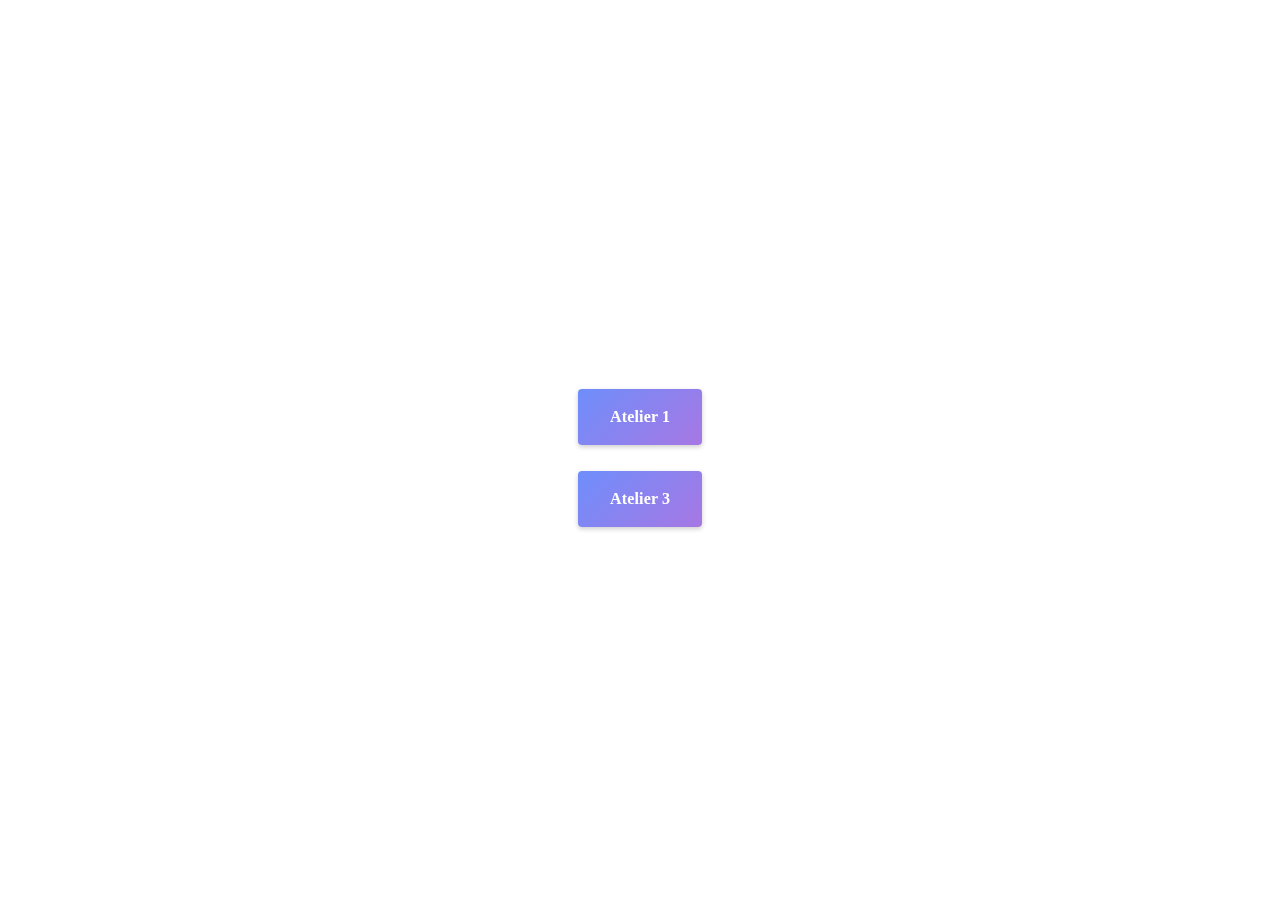
<file: index.html>
<!DOCTYPE html>
<html lang="en">

<head>
    <meta charset="UTF-8">
    <meta name="viewport" content="width=device-width, initial-scale=1.0">
    <title>Main</title>
    <link rel="stylesheet" href="style.css">

</head>

<body>
    <a href="Projet 1/index.html" data-title="Atelier 1"></a>
    <a href="Projet 3/index.html" data-title="Atelier 3"></a>
</body>

</html>
</file>
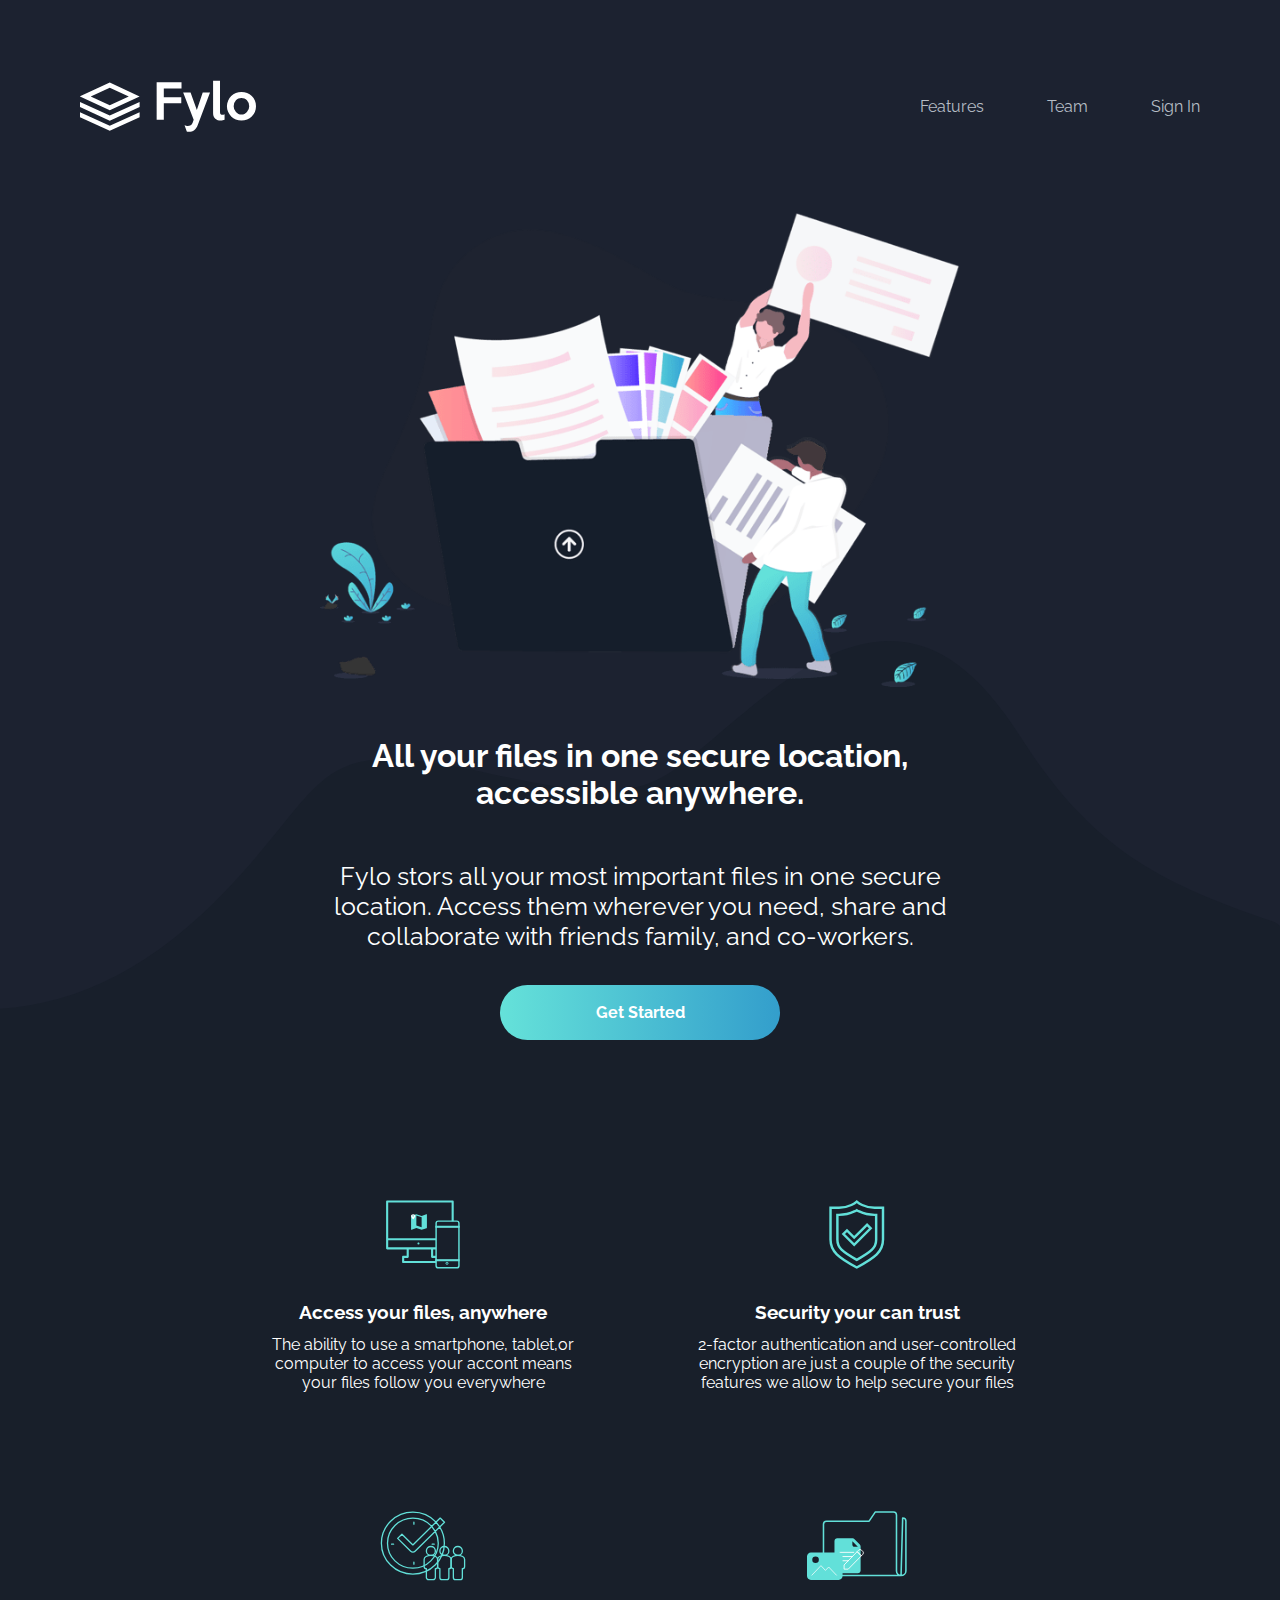
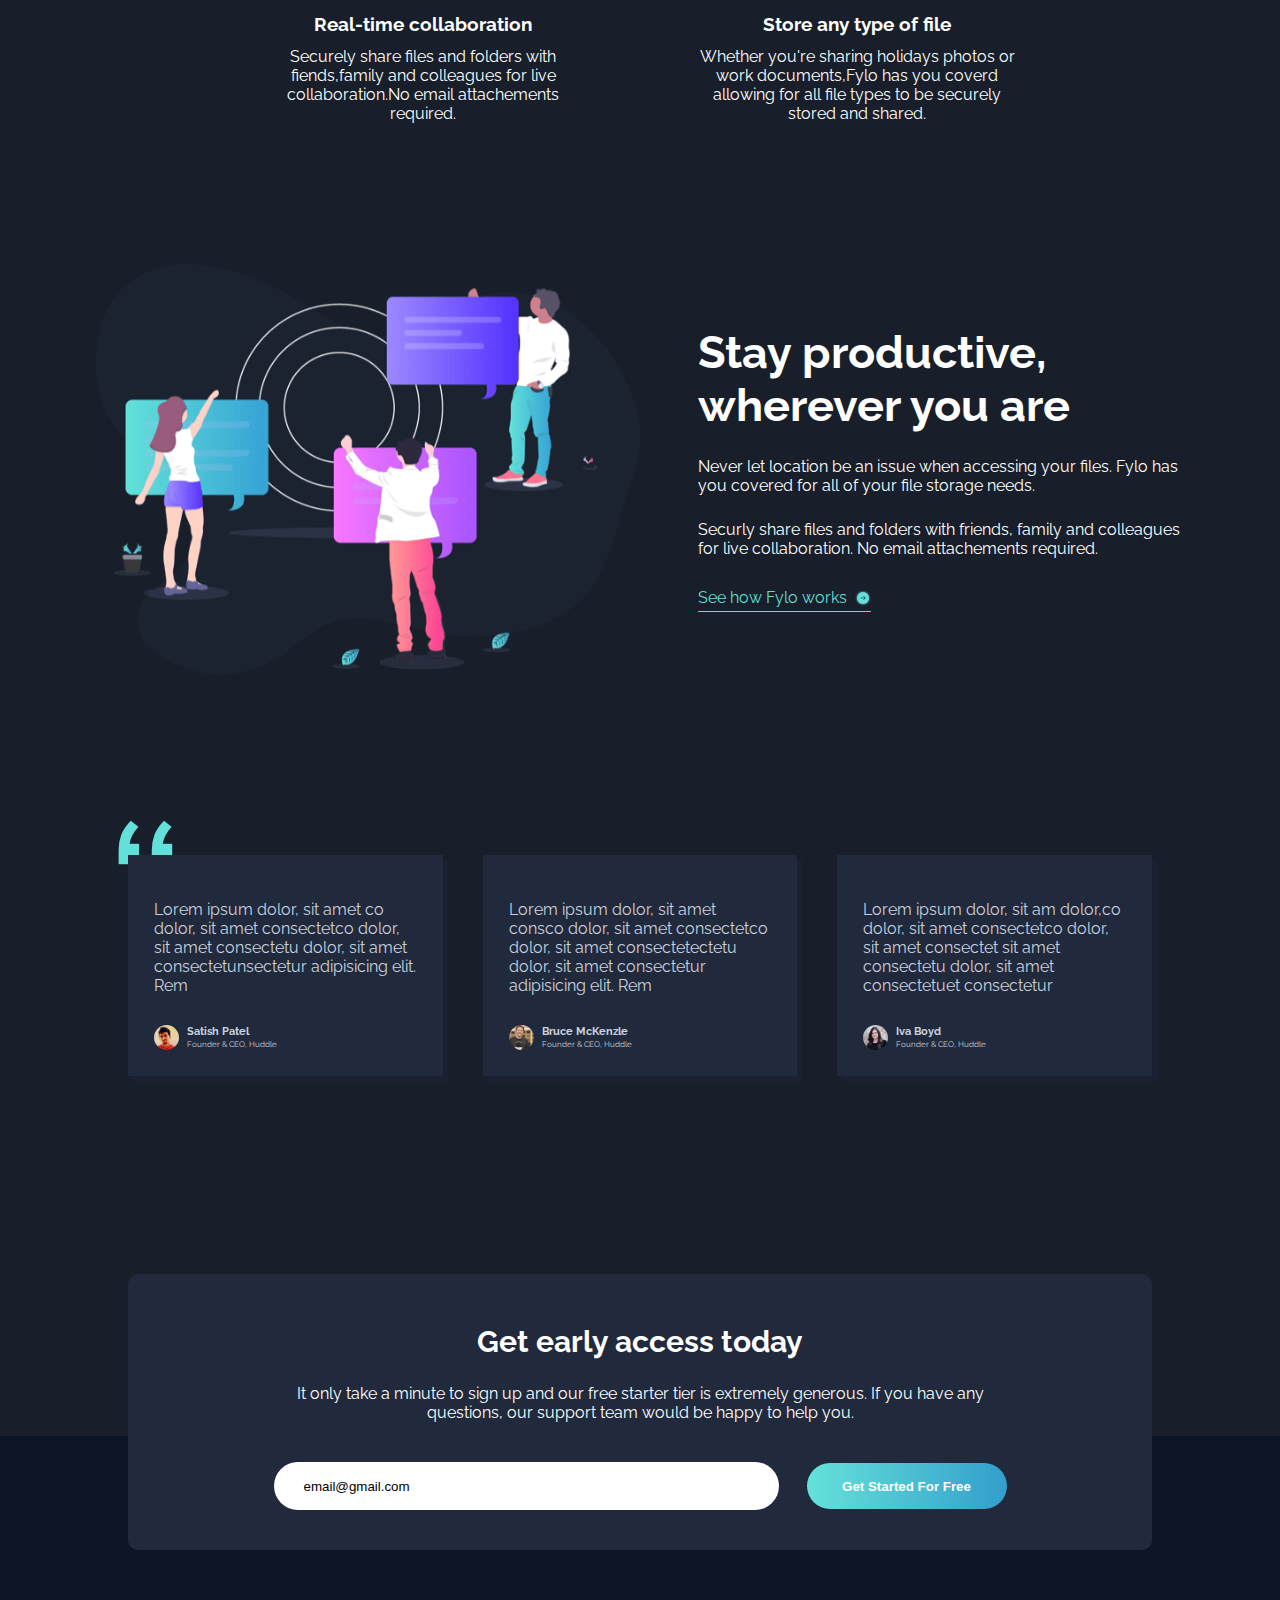
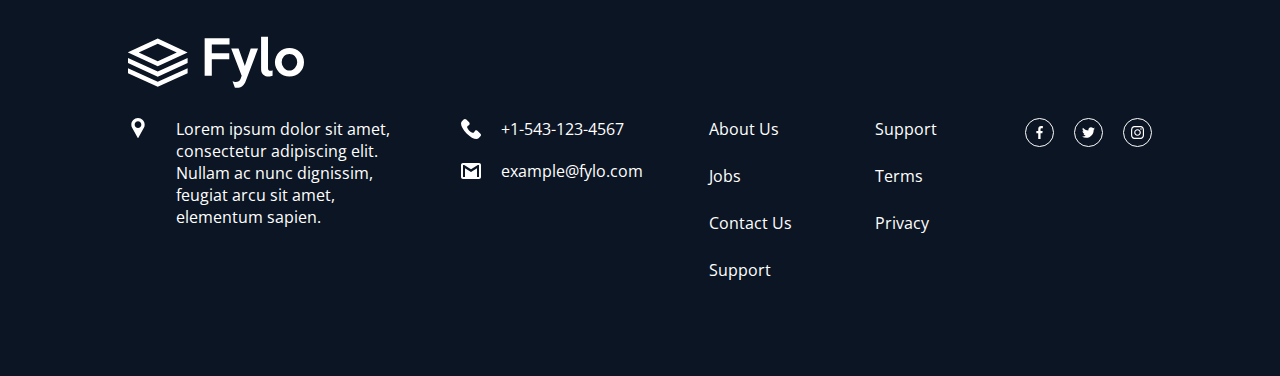
<file: Projet 1/index.html>
<!DOCTYPE html>
<html>
	<head>
		<title>Projet 1</title>
		<link rel="stylesheet" href="style.css"/>
		<link rel="preconnect" href="https://fonts.gstatic.com">
		<link href="https://fonts.googleapis.com/css2?family=Open+Sans:wght@400;700&family=Raleway:wght@400;700&display=swap" rel="stylesheet">
		<meta name="viewport" content="width=device-width, initial-scale=1.0">
		<meta charset="UTF-8">
		<link rel="icon" href="images/favicon-32x32.png" type="image/png" sizes="32x32">
	</head>
	<body>
		<header>
			<img src="images/logo.svg" alt="logo">
			<div class="navbar">
				<span>Features</span>
				<span class="navbar-item2">Team</span>
				<span class="navbar-item3">Sign In</span>
			</div>
		</header>
		<div class="main">
			<div class="main-center">
				<img src="images/illustration-intro.png" src="illustration intro">
				<h1>All your files in one secure location, accessible anywhere.</h1>
				<h2>Fylo stors all your most important files in one secure location. Access them wherever you need, share and collaborate with friends family, and co-workers.</h2>
				<div class="getstarted"><p>Get Started</p></div>
			</div>
		</div>

		<!-- soufian -->
		<div class="soufian">
			<div class="grid-soufiane">
  <div class="e boxer">
  						<img src="images/icon-access-anywhere.svg" alt="">
						<h3> Access your files, anywhere</h3>
						<p>The ability to use a smartphone, tablet,or computer to access your accont means your files follow you everywhere</p>
  	</div>
  <div class="f boxer">
  							<img  src="images/icon-security.svg" alt="">
						<h3>Security your can trust</h3>
						<p> 2-factor authentication and user-controlled encryption are just a couple of the security features we allow to help secure your files </p>
  </div>
  <div class="g boxer">
  						<img src="images/icon-collaboration.svg" alt="">
						<h3>Real-time collaboration</h3>
						<p>Securely share files and folders with fiends,family and colleagues for live collaboration.No email attachements required.</p>
  </div>
  <div class="h boxer">
						<img src="images/icon-any-file.svg" alt="">
						<h3>Store any type of file</h3>
						<p>Whether you're sharing holidays photos or work documents,Fylo has you coverd allowing for all file types to be securely stored and shared.</p>
  </div>
</div>


		</div>



		 <!-- hamza -->
         <div class="hamza">
            <div class="grid-container">
                 <img class="image" src="images/illustration-stay-productive.png" alt="stay-productive">
                 <div class="area">
                     <h5 class="title">Stay productive, wherever you are</h5>
                     <p>Never let location be an issue when accessing your files. 
                         Fylo has you covered for all of your file storage needs.</p>
                         <p>Securly share files and folders with friends, family 
                         and colleagues for live collaboration. No email attachements
                         required.</p>
                         <a  class="seemore" href="/">See how Fylo works<svg width="16" height="16" xmlns="http://www.w3.org/2000/svg" xmlns:xlink="http://www.w3.org/1999/xlink"><defs><circle id="b" cx="6" cy="6" r="6"/><filter x="-25%" y="-25%" width="150%" height="150%" filterUnits="objectBoundingBox" id="a"><feOffset in="SourceAlpha" result="shadowOffsetOuter1"/><feGaussianBlur stdDeviation="1" in="shadowOffsetOuter1" result="shadowBlurOuter1"/><feColorMatrix values="0 0 0 0 0.384313725 0 0 0 0 0.878431373 0 0 0 0 0.850980392 0 0 0 0.811141304 0" in="shadowBlurOuter1"/></filter></defs><g fill="none" fill-rule="evenodd"><g transform="translate(2 2)"><use fill="#000" filter="url(#a)" xlink:href="#b"/><use fill="#62E0D9" xlink:href="#b"/></g><path d="M8.582 6l-.363.35 1.452 1.4H5.333v.5h4.338L8.22 9.65l.363.35 2.074-2z" fill="#1B2330"/></g></svg></a>
                     </div>
                 </div>
                     
                 
         </div>


		 <!-- zouhair -->
		<div class="zouhair">
			


<div class="elements grid-tiral">
	<img class="quot" src="images/bg-quotes.png">
  	<div class="element x">
		<p>Lorem ipsum dolor, sit amet co dolor, sit amet consectetco dolor, sit amet consectetu dolor, sit amet consectetunsectetur adipisicing elit. Rem </p>
		<div class="border">
			<img src="../Projet 1/images/profile-1.jpg" alt="profile1">
			<div class="name">
				<h3>Satish Patel</h3>
				<h4>Founder & CEO, Huddle</h4>
			</div>
		</div>
  	</div>
    <div class="element y">
		<p>Lorem ipsum dolor, sit amet consco dolor, sit amet consectetco dolor, sit amet consectetectetu dolor, sit amet consectetur adipisicing elit. Rem </p>
		<div class="border">
			<img src="../Projet 1/images/profile-2.jpg" alt="profile2">
			<div class="name">
				<h3>Bruce McKenzle</h3>
				<h4>Founder & CEO, Huddle</h4>
			</div>
		</div>
    </div>
  	<div class="element z">
		<p>Lorem ipsum dolor, sit am dolor,co dolor, sit amet consectetco dolor, sit amet consectet sit amet consectetu dolor, sit amet consectetuet consectetur </p>
		<div class="border">
			<img src="../Projet 1/images/profile-3.jpg" alt="profile3">
			<div class="name">
				<h3>Iva Boyd</h3>
				<h4>Founder & CEO, Huddle</h4>
			</div>
		</div>
	</div>
</div>
<div class="tiral">
	<div class="tiraltext">
		<p class="tiralp1">Get early access today</p>
		<p class="tiralp2">It only take a minute to sign up and our free starter tier is extremely generous. If you have any questions, our support team would be happy to help you.</p>
		</div>
		<form action="">
			<input class="saisir" type="email" placeholder="email@gmail.com" required>
			<button class="click">Get Started For Free</button>
		</form>         
	</div>
	

		</div>
		<footer>
			<div class="cen">
				<img class="logo" src="images/logo.svg" alt="logo">
				<div class="grid-footer">
				  <div class="a">
				  	<img src="images/pin.svg" alt="pin">
				  	<p>Lorem ipsum dolor sit amet, consectetur adipiscing elit. Nullam ac nunc dignissim, feugiat arcu sit amet, elementum sapien.</p>
				  </div>
				  <div class="b">
				  	<div class="centerino">			  	<div class="b-item">
				  		<img src="images/phone-call.svg">
						<p>+1-543-123-4567</p>
					</div>
					<div class="b-item space">
						<img src="images/gmail-logo.svg">
						<p>example@fylo.com</p>
					</div>
				</div>
				</div>
				  <div class="c">
				  	<div class="centerino widther">
						<a href="/" target="_blank">About Us</a>
						<a href="/" target="_blank" class="spacez">Jobs</a>
						<a href="contact.html" target="_blank" class="spacez">Contact Us</a>
						<a href="/" target="_blank" class="spacez">Support</a>
					</div>
				  </div>
				  <div class="d">
				  	<div class="centerino widther">
						<a href="/" target="_blank">Support</a>
						<a href="/" target="_blank" class="spacez">Terms</a>
						<a href="/" target="_blank" class="spacez">Privacy</a>
					</div>
				  </div>
				  <div class="r">
				  		<div class="round">
				  				<svg class="" width="512" height="512" enable-background="new 0 0 512 512" version="1.1" viewBox="0 0 24 24" xml:space="preserve" xmlns="http://www.w3.org/2000/svg">
									<path class="" d="m15.997 3.985h2.191v-3.816c-.378-.052-1.678-.169-3.192-.169-3.159 0-5.323 1.987-5.323 5.639v3.361h-3.486v4.266h3.486v10.734h4.274v-10.733h3.345l.531-4.266h-3.877v-2.939c.001-1.233.333-2.077 2.051-2.077z" fill="#fff" style="" data-original="#000000" xmlns="http://www.w3.org/2000/svg"/>
								</svg>
				  		</div>
				  		<div class="round supa">
				  				<svg enable-background="new 0 0 512 512" version="1.1" viewBox="0 0 512 512" xml:space="preserve" xmlns="http://www.w3.org/2000/svg">
								<g xmlns="http://www.w3.org/2000/svg">
									
										<path d="m512 97.248c-19.04 8.352-39.328 13.888-60.48 16.576 21.76-12.992 38.368-33.408 46.176-58.016-20.288 12.096-42.688 20.64-66.56 25.408-19.264-20.512-46.72-33.216-76.672-33.216-58.112 0-104.9 47.168-104.9 104.99 0 8.32 0.704 16.32 2.432 23.936-87.264-4.256-164.48-46.08-216.35-109.79-9.056 15.712-14.368 33.696-14.368 53.056 0 36.352 18.72 68.576 46.624 87.232-16.864-0.32-33.408-5.216-47.424-12.928v1.152c0 51.008 36.384 93.376 84.096 103.14-8.544 2.336-17.856 3.456-27.52 3.456-6.72 0-13.504-0.384-19.872-1.792 13.6 41.568 52.192 72.128 98.08 73.12-35.712 27.936-81.056 44.768-130.14 44.768-8.608 0-16.864-0.384-25.12-1.44 46.496 29.984 101.6 47.104 161.02 47.104 193.15 0 298.75-160 298.75-298.69 0-4.64-0.16-9.12-0.384-13.568 20.832-14.784 38.336-33.248 52.608-54.496z" fill="#fff" style="" data-original="#000000"/>
					
								</g>
								</svg>
				  		</div>
				  		<div class="round supa">
				  					<svg width="512" height="512" enable-background="new 0 0 512 512" version="1.1" viewBox="0 0 511 511.9" xml:space="preserve" xmlns="http://www.w3.org/2000/svg">
									<g fill="#fff"><path d="m510.95 150.5c-1.1992-27.199-5.5977-45.898-11.898-62.102-6.5-17.199-16.5-32.598-29.602-45.398-12.801-13-28.301-23.102-45.301-29.5-16.297-6.3008-34.898-10.699-62.098-11.898-27.402-1.3008-36.102-1.6016-105.6-1.6016s-78.199 0.30078-105.5 1.5c-27.199 1.1992-45.898 5.6016-62.098 11.898-17.203 6.5-32.602 16.5-45.402 29.602-13 12.801-23.098 28.301-29.5 45.301-6.3008 16.301-10.699 34.898-11.898 62.098-1.3008 27.402-1.6016 36.102-1.6016 105.6s0.30078 78.199 1.5 105.5c1.1992 27.199 5.6016 45.898 11.902 62.102 6.5 17.199 16.598 32.598 29.598 45.398 12.801 13 28.301 23.102 45.301 29.5 16.301 6.3008 34.898 10.699 62.102 11.898 27.297 1.2031 36 1.5 105.5 1.5s78.199-0.29688 105.5-1.5c27.199-1.1992 45.898-5.5977 62.098-11.898 34.402-13.301 61.602-40.5 74.902-74.898 6.2969-16.301 10.699-34.902 11.898-62.102 1.1992-27.301 1.5-36 1.5-105.5s-0.10156-78.199-1.3008-105.5zm-46.098 209c-1.1016 25-5.3008 38.5-8.8008 47.5-8.6016 22.301-26.301 40-48.602 48.602-9 3.5-22.598 7.6992-47.5 8.7969-27 1.2031-35.098 1.5-103.4 1.5s-76.5-0.29688-103.4-1.5c-25-1.0977-38.5-5.2969-47.5-8.7969-11.098-4.1016-21.199-10.602-29.398-19.102-8.5-8.3008-15-18.301-19.102-29.398-3.5-9-7.6992-22.602-8.7969-47.5-1.2031-27-1.5-35.102-1.5-103.4s0.29688-76.5 1.5-103.4c1.0977-25 5.2969-38.5 8.7969-47.5 4.1016-11.102 10.602-21.199 19.203-29.402 8.2969-8.5 18.297-15 29.398-19.098 9-3.5 22.602-7.6992 47.5-8.8008 27-1.1992 35.102-1.5 103.4-1.5 68.402 0 76.5 0.30078 103.4 1.5 25 1.1016 38.5 5.3008 47.5 8.8008 11.098 4.0977 21.199 10.598 29.398 19.098 8.5 8.3008 15 18.301 19.102 29.402 3.5 9 7.6992 22.598 8.8008 47.5 1.1992 27 1.5 35.098 1.5 103.4s-0.30078 76.301-1.5 103.3z" style="" data-original="#000000" xmlns="http://www.w3.org/2000/svg"/><path d="m256.45 124.5c-72.598 0-131.5 58.898-131.5 131.5s58.902 131.5 131.5 131.5c72.602 0 131.5-58.898 131.5-131.5s-58.898-131.5-131.5-131.5zm0 216.8c-47.098 0-85.301-38.199-85.301-85.301s38.203-85.301 85.301-85.301c47.102 0 85.301 38.199 85.301 85.301s-38.199 85.301-85.301 85.301z" style="" data-original="#000000" xmlns="http://www.w3.org/2000/svg"/><path d="m423.85 119.3c0 16.953-13.746 30.699-30.703 30.699-16.953 0-30.699-13.746-30.699-30.699 0-16.957 13.746-30.699 30.699-30.699 16.957 0 30.703 13.742 30.703 30.699z" style="" data-original="#000000" xmlns="http://www.w3.org/2000/svg"/></g>
								</svg>
				  		</div>
				  </div>
				</div>
			</div>
		</footer>
	</body>
</html>
</file>
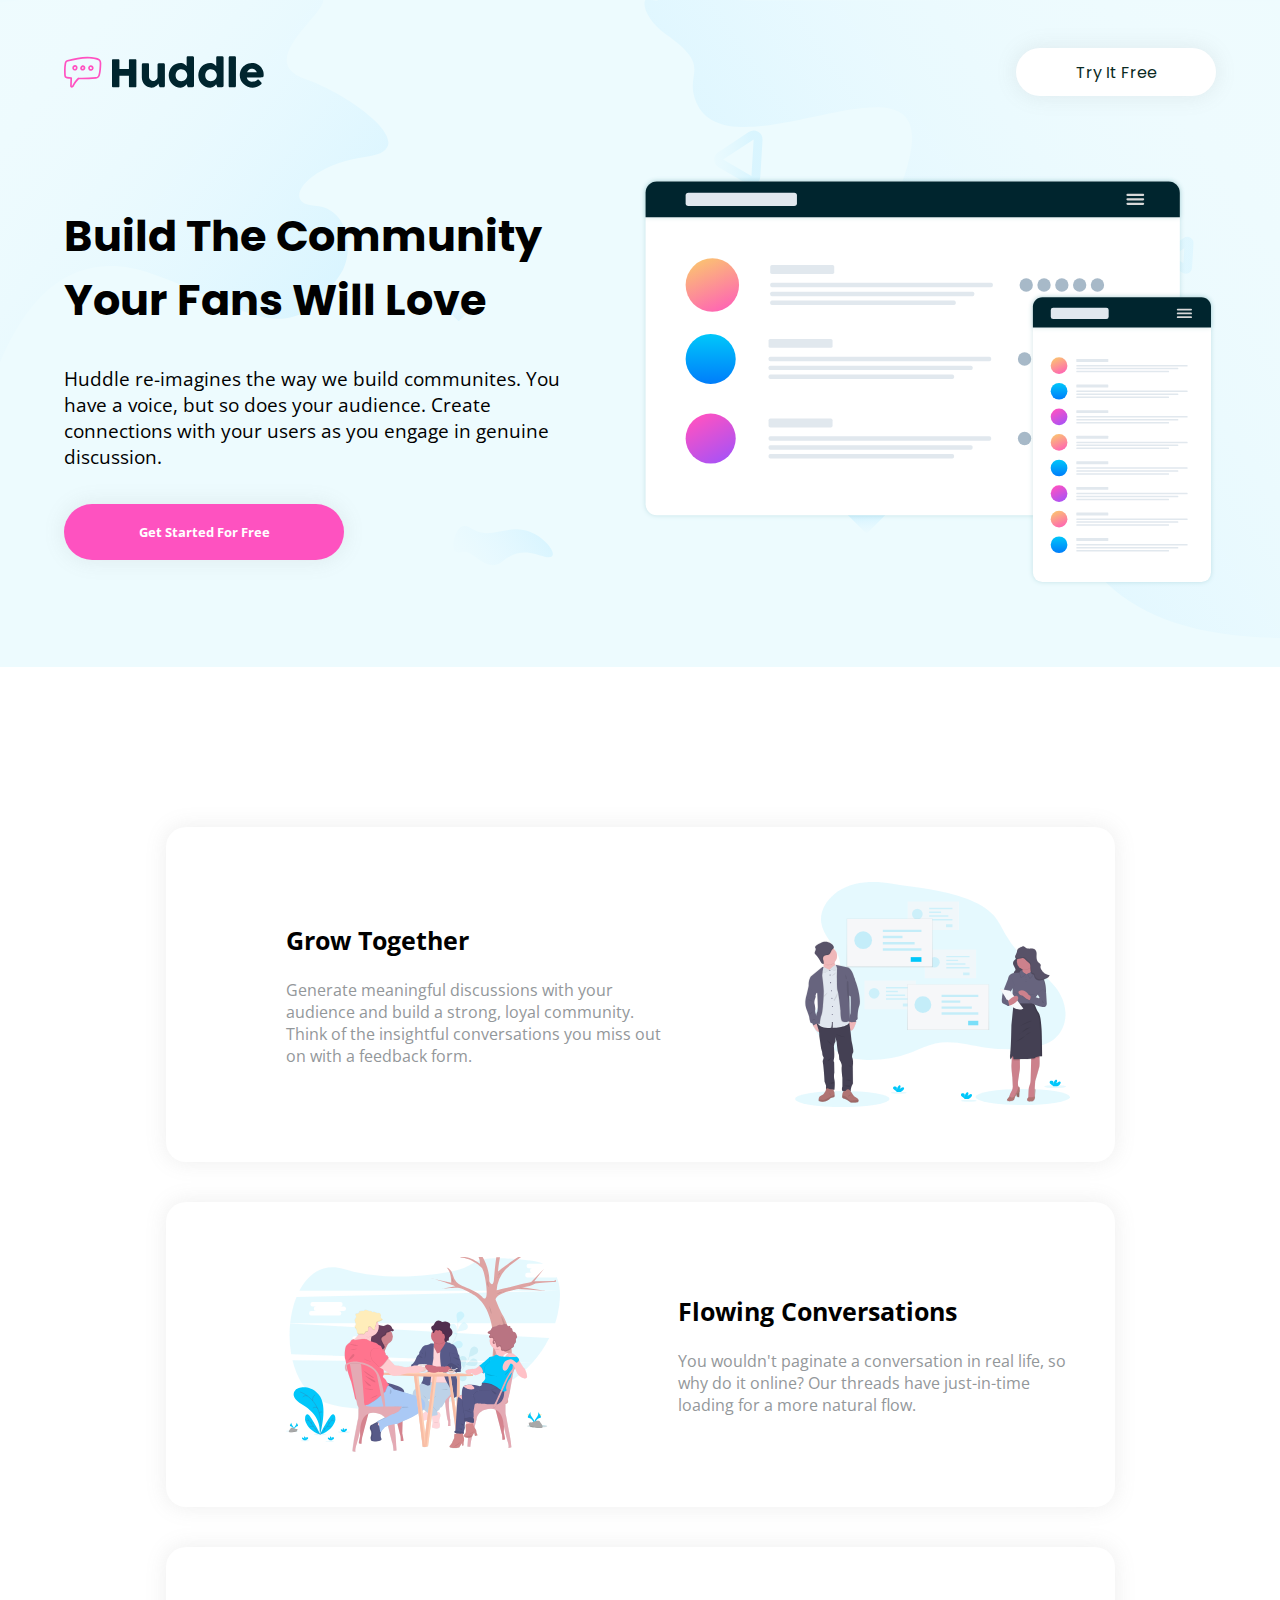
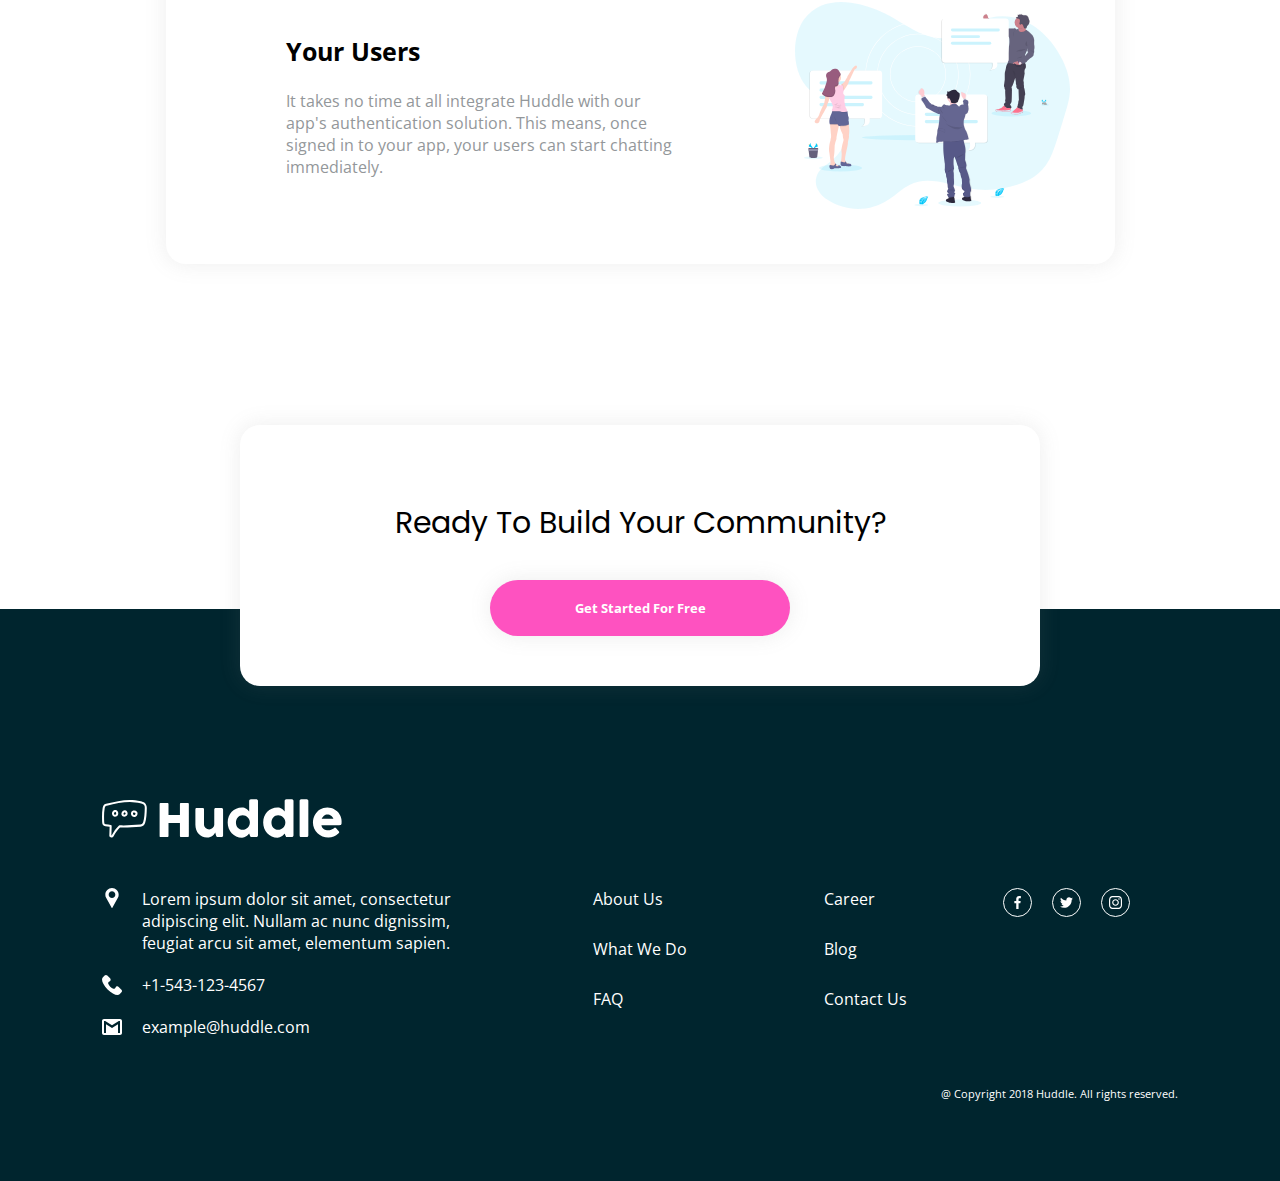
<file: Projet 3/index.html>
<!DOCTYPE html>
<html>
	<head>
		<title>Projet 3</title>
		<link rel="stylesheet" href="style.css"/>
		<link rel="preconnect" href="https://fonts.gstatic.com">
		<link href="https://fonts.googleapis.com/css2?family=Open+Sans:wght@400;700&family=Poppins:wght@600&display=swap" rel="stylesheet">
		<meta name="viewport" content="width=device-width, initial-scale=1.0">
		<meta charset="UTF-8">
		<link rel="icon" href="images/favicon-32x32.png" type="image/png" sizes="32x32">
	</head>
	<body>
		<header>
			<div class="navbar">
				<img src="images/logo.svg">
				<div class="tryitnow">Try It Free</div>
			</div>
			<div class="start">
				<div class="description">
					<h1>Build The Community Your Fans Will Love</h1>
					<h2>Huddle re-imagines the way we build communites. You have a voice, but so does your audience. Create connections with your users as you engage in genuine discussion.</h2>
					<div class="pink pink1">Get Started For Free</div>
				</div>
				<img src="images/illustration-mockups.svg">
			</div>
		</header>
		<div class="main2">
			<div class="content first">
				<div class="contentright">
					<h3>Grow Together</h3>
					<h4>Generate meaningful discussions with your audience and build a strong, loyal community. Think of the insightful conversations you miss out on with a feedback form.</h4>
				</div>
				<img src="images/illustration-grow-together.svg">
			</div>
			<div class="content middle spacex">
				<img src="images/illustration-flowing-conversation.svg">
				<div class="contentleft">
					<h3>Flowing Conversations</h3>
					<h4>You wouldn't paginate a conversation in real life, so why do it online? Our threads have just-in-time loading for a more natural flow.</h4>
				</div>
			</div>
			<div class="content last spacex">
				<div class="contentright">
					<h3>Your Users</h3>
					<h4>It takes no time at all integrate Huddle with our app's authentication solution. This means, once signed in to your app, your users can start chatting immediately.</h4>
				</div>
				<img src="images/illustration-your-users.svg">
			</div>
			<div class="ready">
				<p>Ready To Build Your Community?</p>
				<div class="pink pink2">Get Started For Free</div>
			</div>
		</div>
		<footer>
			<div class="cen">
					<img src="images/logo-white.svg" alt="logo">
					<div class="grid-footer">
					  <div class="a">
					  	<div class="b-item">
						  	<img src="images/pin.svg" alt="pin">
						  	<p>Lorem ipsum dolor sit amet, consectetur adipiscing elit. Nullam ac nunc dignissim, feugiat arcu sit amet, elementum sapien.</p>
						</div>
					  	<div class="b-item space">
					  		<img src="images/phone-call.svg">
							<p>+1-543-123-4567</p>
						</div>
						<div class="b-item space">
							<img src="images/gmail-logo.svg">
							<p>example@huddle.com</p>
						</div>
					  </div>


					  <div class="b">
					  	<div class="centerino">
							<a href="/" target="_blank">About Us</a>
							<a href="/" target="_blank" class="spacez">What We Do</a>
							<a href="/" target="_blank" class="spacez">FAQ</a>
						</div>
					</div>
								  <div class="c">
					  	<div class="centerino">
							<a href="/" target="_blank">Career</a>
							<a href="/" target="_blank" class="spacez">Blog</a>
							<a href="contact.html" target="_blank" class="spacez">Contact Us</a>
						</div>
					  </div>
					  <div class="d">
					  		<div class="round">
					  			<svg class="" width="512" height="512" enable-background="new 0 0 512 512" version="1.1" viewBox="0 0 24 24" xml:space="preserve" xmlns="http://www.w3.org/2000/svg">
									<path class="" d="m15.997 3.985h2.191v-3.816c-.378-.052-1.678-.169-3.192-.169-3.159 0-5.323 1.987-5.323 5.639v3.361h-3.486v4.266h3.486v10.734h4.274v-10.733h3.345l.531-4.266h-3.877v-2.939c.001-1.233.333-2.077 2.051-2.077z" fill="#fff" style="" data-original="#000000" xmlns="http://www.w3.org/2000/svg"/>
								</svg>

					  		</div>
					  		<div class="round supa">
					  			<svg enable-background="new 0 0 512 512" version="1.1" viewBox="0 0 512 512" xml:space="preserve" xmlns="http://www.w3.org/2000/svg">
								<g xmlns="http://www.w3.org/2000/svg">
									
										<path d="m512 97.248c-19.04 8.352-39.328 13.888-60.48 16.576 21.76-12.992 38.368-33.408 46.176-58.016-20.288 12.096-42.688 20.64-66.56 25.408-19.264-20.512-46.72-33.216-76.672-33.216-58.112 0-104.9 47.168-104.9 104.99 0 8.32 0.704 16.32 2.432 23.936-87.264-4.256-164.48-46.08-216.35-109.79-9.056 15.712-14.368 33.696-14.368 53.056 0 36.352 18.72 68.576 46.624 87.232-16.864-0.32-33.408-5.216-47.424-12.928v1.152c0 51.008 36.384 93.376 84.096 103.14-8.544 2.336-17.856 3.456-27.52 3.456-6.72 0-13.504-0.384-19.872-1.792 13.6 41.568 52.192 72.128 98.08 73.12-35.712 27.936-81.056 44.768-130.14 44.768-8.608 0-16.864-0.384-25.12-1.44 46.496 29.984 101.6 47.104 161.02 47.104 193.15 0 298.75-160 298.75-298.69 0-4.64-0.16-9.12-0.384-13.568 20.832-14.784 38.336-33.248 52.608-54.496z" fill="#fff" style="" data-original="#000000"/>
					
								</g>
								</svg>

					  		</div>
					  		<div class="round supa">
					  			<svg width="512" height="512" enable-background="new 0 0 512 512" version="1.1" viewBox="0 0 511 511.9" xml:space="preserve" xmlns="http://www.w3.org/2000/svg">
									<g fill="#fff"><path d="m510.95 150.5c-1.1992-27.199-5.5977-45.898-11.898-62.102-6.5-17.199-16.5-32.598-29.602-45.398-12.801-13-28.301-23.102-45.301-29.5-16.297-6.3008-34.898-10.699-62.098-11.898-27.402-1.3008-36.102-1.6016-105.6-1.6016s-78.199 0.30078-105.5 1.5c-27.199 1.1992-45.898 5.6016-62.098 11.898-17.203 6.5-32.602 16.5-45.402 29.602-13 12.801-23.098 28.301-29.5 45.301-6.3008 16.301-10.699 34.898-11.898 62.098-1.3008 27.402-1.6016 36.102-1.6016 105.6s0.30078 78.199 1.5 105.5c1.1992 27.199 5.6016 45.898 11.902 62.102 6.5 17.199 16.598 32.598 29.598 45.398 12.801 13 28.301 23.102 45.301 29.5 16.301 6.3008 34.898 10.699 62.102 11.898 27.297 1.2031 36 1.5 105.5 1.5s78.199-0.29688 105.5-1.5c27.199-1.1992 45.898-5.5977 62.098-11.898 34.402-13.301 61.602-40.5 74.902-74.898 6.2969-16.301 10.699-34.902 11.898-62.102 1.1992-27.301 1.5-36 1.5-105.5s-0.10156-78.199-1.3008-105.5zm-46.098 209c-1.1016 25-5.3008 38.5-8.8008 47.5-8.6016 22.301-26.301 40-48.602 48.602-9 3.5-22.598 7.6992-47.5 8.7969-27 1.2031-35.098 1.5-103.4 1.5s-76.5-0.29688-103.4-1.5c-25-1.0977-38.5-5.2969-47.5-8.7969-11.098-4.1016-21.199-10.602-29.398-19.102-8.5-8.3008-15-18.301-19.102-29.398-3.5-9-7.6992-22.602-8.7969-47.5-1.2031-27-1.5-35.102-1.5-103.4s0.29688-76.5 1.5-103.4c1.0977-25 5.2969-38.5 8.7969-47.5 4.1016-11.102 10.602-21.199 19.203-29.402 8.2969-8.5 18.297-15 29.398-19.098 9-3.5 22.602-7.6992 47.5-8.8008 27-1.1992 35.102-1.5 103.4-1.5 68.402 0 76.5 0.30078 103.4 1.5 25 1.1016 38.5 5.3008 47.5 8.8008 11.098 4.0977 21.199 10.598 29.398 19.098 8.5 8.3008 15 18.301 19.102 29.402 3.5 9 7.6992 22.598 8.8008 47.5 1.1992 27 1.5 35.098 1.5 103.4s-0.30078 76.301-1.5 103.3z" style="" data-original="#000000" xmlns="http://www.w3.org/2000/svg"/><path d="m256.45 124.5c-72.598 0-131.5 58.898-131.5 131.5s58.902 131.5 131.5 131.5c72.602 0 131.5-58.898 131.5-131.5s-58.898-131.5-131.5-131.5zm0 216.8c-47.098 0-85.301-38.199-85.301-85.301s38.203-85.301 85.301-85.301c47.102 0 85.301 38.199 85.301 85.301s-38.199 85.301-85.301 85.301z" style="" data-original="#000000" xmlns="http://www.w3.org/2000/svg"/><path d="m423.85 119.3c0 16.953-13.746 30.699-30.703 30.699-16.953 0-30.699-13.746-30.699-30.699 0-16.957 13.746-30.699 30.699-30.699 16.957 0 30.703 13.742 30.703 30.699z" style="" data-original="#000000" xmlns="http://www.w3.org/2000/svg"/></g>
								</svg>
					  		</div>
					  </div>
				</div>
					  <p class="copyright">@ Copyright 2018 Huddle. All rights reserved.</p>
			</div>
		</footer>
	</body>
</html>
</file>
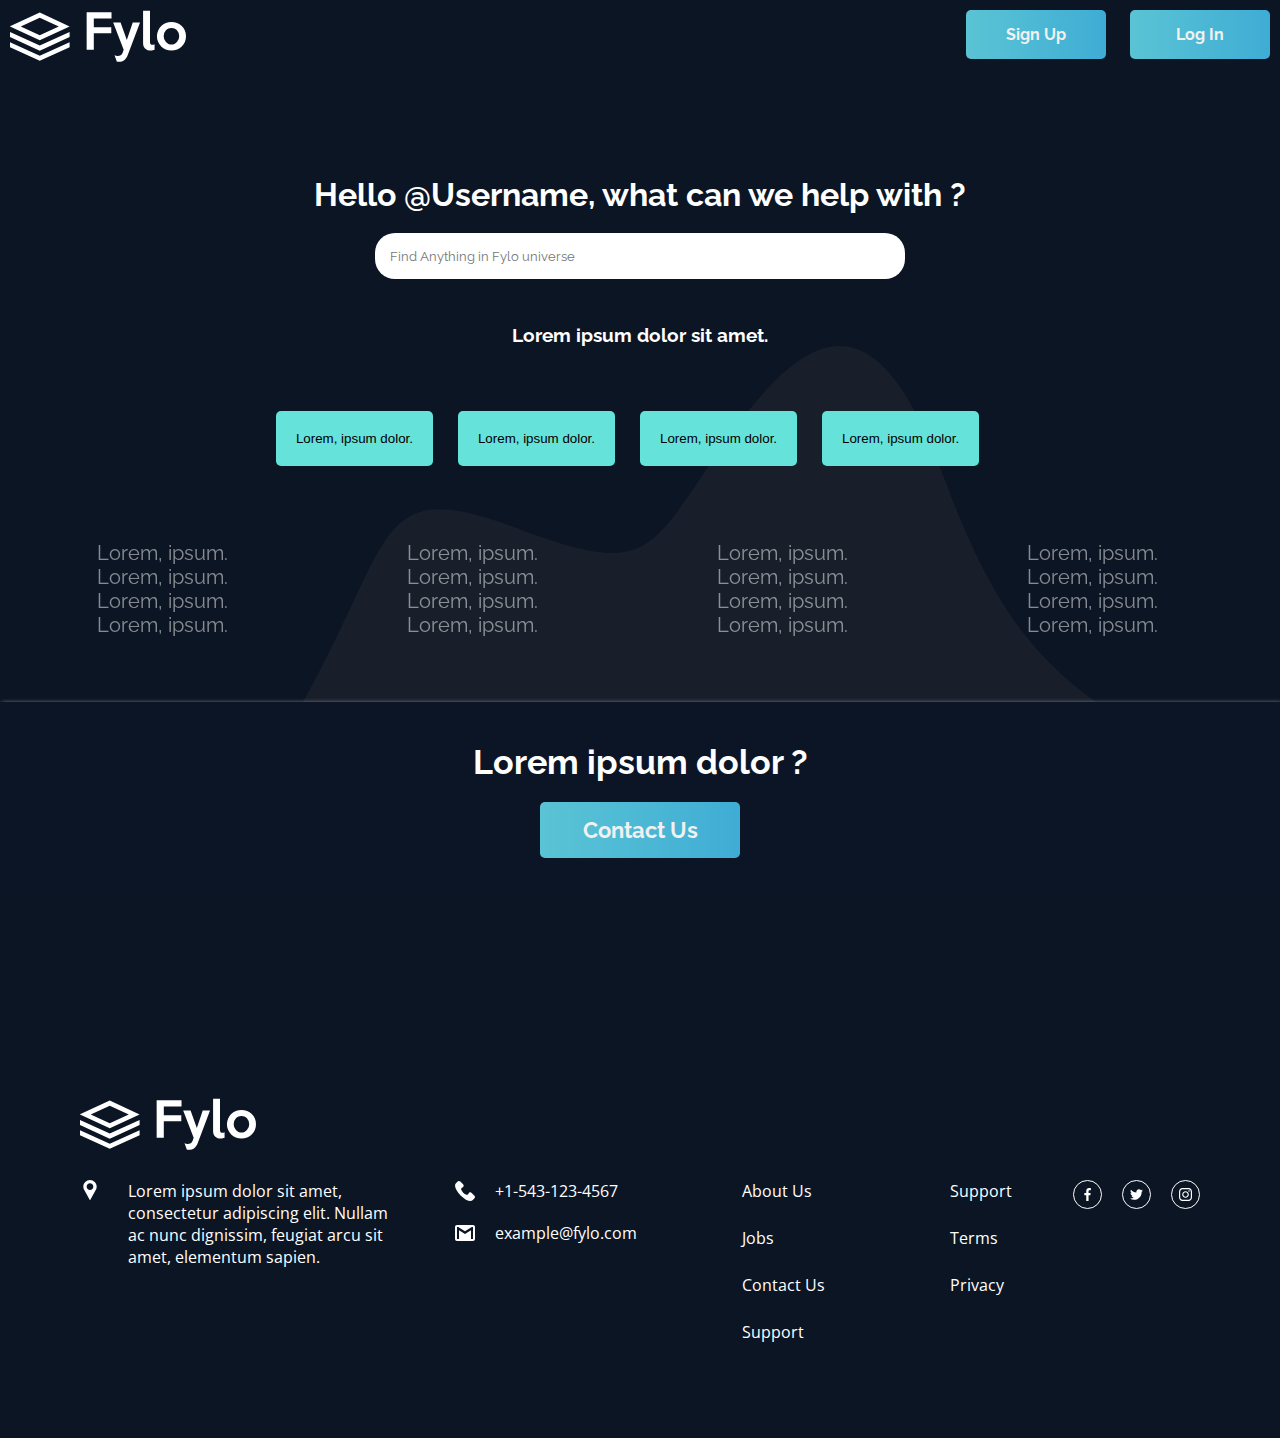
<file: Projet 1/contact.html>
<!DOCTYPE html>
<html lang="en">
<head>
    <meta charset="UTF-8">
    <meta http-equiv="X-UA-Compatible" content="IE=edge">
    <link rel="preconnect" href="https://fonts.gstatic.com">
	<link href="https://fonts.googleapis.com/css2?family=Open+Sans:wght@400;700&family=Raleway:wght@400;700&display=swap" rel="stylesheet">
    <meta name="viewport" content="width=device-width, initial-scale=1.0">
    <link rel="stylesheet" href="page_2.css">
    <link rel="icon" href="images/favicon-32x32.png" type="image/png" sizes="32x32">
    <title>Contact Us</title>
</head>
<body>
    <header>
        <div class="topheader">
            <div class="topheadr-logo">
                <div>
                    <img src="images/logo.svg" alt="LOGO">
                </div>
                <form class="azert" action="">
                <button class="click move">Sign Up</button>  
                <button class="click  ">Log In</button>  
                </form> 
            </div>
            <div class="botheader">
                <div class="help">
                    <h1>Hello @Username, what can we help with ? </h1>
                </div>
                <form action="">
                    <input class="search" type="text" placeholder="Find Anything in Fylo universe">
                </form>
            </div>
        </div>
       
    </header>
    <section class="topquestions">
        <h3>Lorem ipsum dolor sit amet.</h3>
    </section>
    <div class="main">
        <section class="buttonsection"> <!--top body header questions-->
            <div class="hab">
                <div class="a1 a2move">
                    <form action="">
                        <button class="btn2 ">Lorem, ipsum dolor.</button>    
                    </form>
                </div>
                <div class="a1 a2move">
                    <form action="">
                    <button class="btn2 ">Lorem, ipsum dolor.</button>  
                    </form>
                </div>
                <div class="a1 a2move">
                    <form action="">
                    <button class="btn2 ">Lorem, ipsum dolor.</button>  
                    </form>
                </div>  
                <div class="a1 a2move">
                    <form action="">
                        <button class="btn2 ">Lorem, ipsum dolor.</button>    
                    </form>
                </div>
            </div>      
        </section>
        <section class="botchoises" >
            <div class="aa a2move">
                <p>Lorem, ipsum.</p>
                <p>Lorem, ipsum.</p>
                <p>Lorem, ipsum.</p>
                <p>Lorem, ipsum.</p>

            </div>
            <div class="aa a2move">
                <p>Lorem, ipsum.</p>
                <p>Lorem, ipsum.</p>
                <p>Lorem, ipsum.</p>
                <p>Lorem, ipsum.</p>
            </div>
            <div class="aa a2move">
                <p>Lorem, ipsum.</p>
                <p>Lorem, ipsum.</p>
                <p>Lorem, ipsum.</p>
                <p>Lorem, ipsum.</p>
            </div>
            <div class="aa a2move">
                <p>Lorem, ipsum.</p>
                <p>Lorem, ipsum.</p>
                <p>Lorem, ipsum.</p>
                <p>Lorem, ipsum.</p>
            </div>

        </section>
        <section class="contact_bar">
                <!-- <div class="search_logo">
                    <img src="" alt="">
                </div> -->
                <div class="contact_area">
                   <div class="question1"><h1>Lorem ipsum dolor ?</h1></div>
                <form action="">
                    <button class="click us move4">Contact Us</button>
                </form> 
                </div>
        </section>
           
    </div>
    <footer>
            <img class="logo" src="images/logo.svg" alt="logo">
            <div class="grid-footer">
              <div class="a">
                <img src="images/pin.svg" alt="pin">
                <p>Lorem ipsum dolor sit amet, consectetur adipiscing elit. Nullam ac nunc dignissim, feugiat arcu sit amet, elementum sapien.</p>
              </div>
              <div class="b">
                <div class="centerino">             <div class="b-item">
                    <img src="images/phone-call.svg">
                    <p>+1-543-123-4567</p>
                </div>
                <div class="b-item space">
                    <img src="images/gmail-logo.svg">
                    <p>example@fylo.com</p>
                </div>
            </div>
            </div>
              <div class="c">
                <div class="centerino">
                    <a href="/" target="_blank">About Us</a>
                    <a href="/" target="_blank" class="spacez">Jobs</a>
                    <a href="contact.html" target="_blank" class="spacez">Contact Us</a>
                    <a href="/" target="_blank" class="spacez">Support</a>
                </div>
              </div>
              <div class="d">
                <div class="centerino">
                    <a href="/" target="_blank">Support</a>
                    <a href="/" target="_blank" class="spacez">Terms</a>
                    <a href="/" target="_blank" class="spacez">Privacy</a>
                </div>
              </div>
              <div class="e">
                    <div class="round"><img src="images/facebook.svg"></div>
                    <div class="round supa"><img src="images/twitter.svg"></div>
                    <div class="round supa"><img src="images/instagram.svg"></div>
              </div>
            </div>

        </footer>
</body>
</html>
</file>
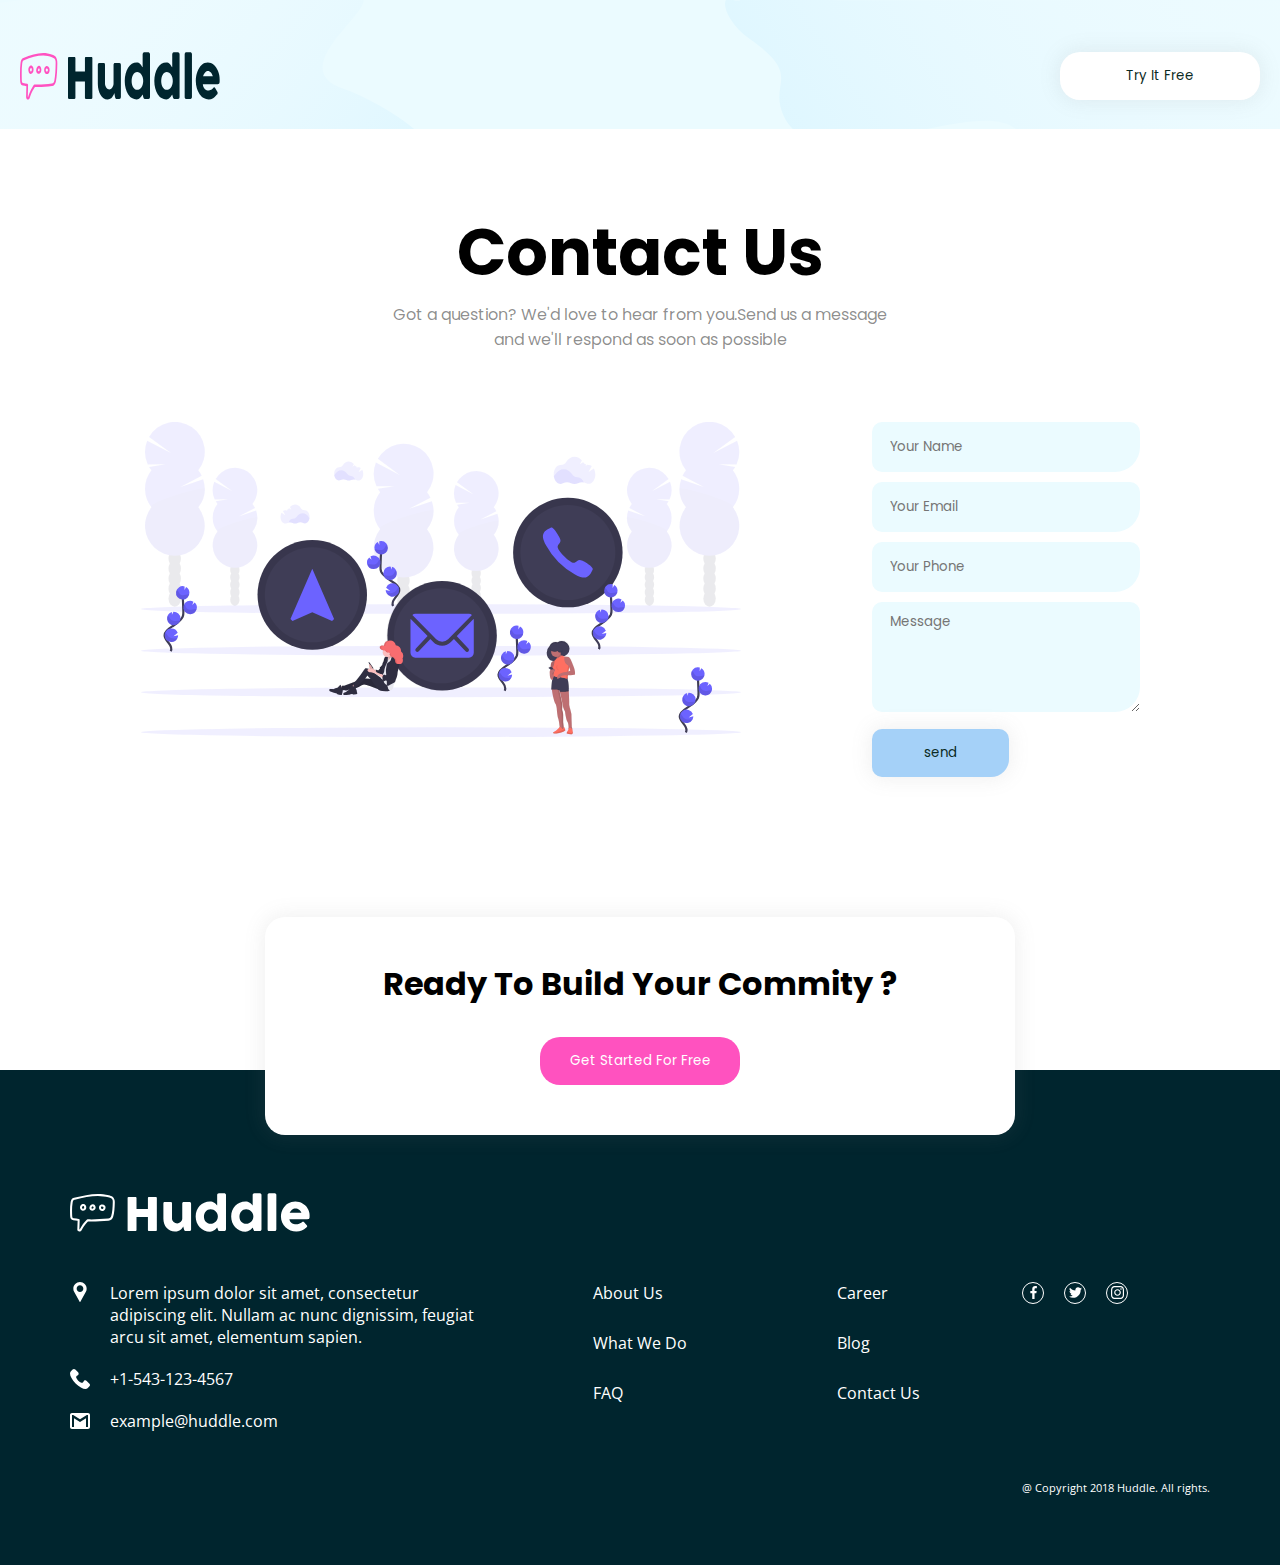
<file: Projet 3/contact.html>
<!DOCTYPE html>
<html>
	<head>
		<title>Contact Us</title>
		<link rel="stylesheet" href="contact.css"/>
		<link rel="preconnect" href="https://fonts.gstatic.com">
		<link href="https://fonts.googleapis.com/css2?family=Open+Sans:wght@400;700&family=Poppins:wght@600&display=swap" rel="stylesheet">
		<link href="https://fonts.googleapis.com/css2?family=Poppins&display=swap" rel="stylesheet">
		<meta name="viewport" content="width=device-width, initial-scale=1.0">
		<meta charset="UTF-8">
		<link rel="icon" href="images/favicon-32x32.png" type="image/png" sizes="32x32">
	</head>
	<body>
		<header>
			<div class="navbar">
				<img src="images/logo.svg" >
				<div class="tryitnow">
				<button class="bouttona">Try It Free</button>	
				</div>
			</div>
				
		</header>
		<main>
			
			<div class="titre">
				<h1>Contact Us</h1>
				<p>Got a question? We'd love to hear from you.Send us a message <br>and we'll respond as soon as possible</p>
			</div>
			<div class="fatih">
				<div class="part1">
					<img src="images/undraw_contact_us_15o2.svg" >
				</div>
				<div class="patr2">
					<div class="name">
						<input type="text" class="fille" placeholder="Your Name">
					</div> 
					<div class="email">
						<input type="texte" class="fille" placeholder="Your Email">
					</div>
					<div class="phone">
						<input type="texte" class="fille" placeholder="Your Phone">
					</div>
					<div class="message">
						<textarea class="fill" placeholder="Message"></textarea>
					</div> 
					<div class="send">
						<button class="bouttonb">send</button>
					</div>
		
					</div>
				</div>
				<div class="cader">
					<h1>Ready To Build Your Commity ?</h1>
					<button class="bouttonc"> Get Started For Free</button>
				</div>

		</main>
		<footer>
			
			<img src="images/logo-white.svg" alt="logo" class="hdddd">
			<div class="grid-footer">
			  <div class="a">
			  	<div class="b-item">
				  	<img src="images/pin.svg" alt="pin">
				  	<p>Lorem ipsum dolor sit amet, consectetur adipiscing elit. Nullam ac nunc dignissim, feugiat arcu sit amet, elementum sapien.</p>
				</div>
			  	<div class="b-item space">
			  		<img src="images/phone-call.svg">
					<p>+1-543-123-4567</p>
				</div>
				<div class="b-item space">
					<img src="images/gmail-logo.svg">
					<p>example@huddle.com</p>
				</div>
			  </div>


			  <div class="b">
			  	<div class="centerino">
					<a href="/" target="_blank">About Us</a>
					<a href="/" target="_blank" class="spacez">What We Do</a>
					<a href="/" target="_blank" class="spacez">FAQ</a>
				</div>
			</div>
			 <div class="c">
			  	<div class="centerino">
					<a href="/" target="_blank">Career</a>
					<a href="/" target="_blank" class="spacez">Blog</a>
					<a href="" target="_blank" class="spacez">Contact Us</a>
				</div>
			  </div>
			  <div class="d">
			  		<div class="round">
					<a href="" class="souf">	<svg xmlns="http://www.w3.org/2000/svg" xmlns:xlink="http://www.w3.org/1999/xlink" xmlns:svgjs="http://svgjs.com/svgjs" version="1.1" width="512" height="512" x="0" y="0" viewBox="0 0 24 24" style="enable-background:new 0 0 512 512" xml:space="preserve" class=""><g><path  xmlns="http://www.w3.org/2000/svg" d="m15.997 3.985h2.191v-3.816c-.378-.052-1.678-.169-3.192-.169-3.159 0-5.323 1.987-5.323 5.639v3.361h-3.486v4.266h3.486v10.734h4.274v-10.733h3.345l.531-4.266h-3.877v-2.939c.001-1.233.333-2.077 2.051-2.077z" fill="#ffffff" data-original="#000000" style="" class=""/></g></svg>
					</a>
						</div>
			  		<div class="round supa">
						<a href="" class="souf"><svg xmlns="http://www.w3.org/2000/svg" xmlns:xlink="http://www.w3.org/1999/xlink" xmlns:svgjs="http://svgjs.com/svgjs" version="1.1" width="512" height="512" x="0" y="0" viewBox="0 0 512 512" style="enable-background:new 0 0 512 512" xml:space="preserve"><g>
							<g xmlns="http://www.w3.org/2000/svg">
								<g>
									<path d="M512,97.248c-19.04,8.352-39.328,13.888-60.48,16.576c21.76-12.992,38.368-33.408,46.176-58.016    c-20.288,12.096-42.688,20.64-66.56,25.408C411.872,60.704,384.416,48,354.464,48c-58.112,0-104.896,47.168-104.896,104.992    c0,8.32,0.704,16.32,2.432,23.936c-87.264-4.256-164.48-46.08-216.352-109.792c-9.056,15.712-14.368,33.696-14.368,53.056    c0,36.352,18.72,68.576,46.624,87.232c-16.864-0.32-33.408-5.216-47.424-12.928c0,0.32,0,0.736,0,1.152    c0,51.008,36.384,93.376,84.096,103.136c-8.544,2.336-17.856,3.456-27.52,3.456c-6.72,0-13.504-0.384-19.872-1.792    c13.6,41.568,52.192,72.128,98.08,73.12c-35.712,27.936-81.056,44.768-130.144,44.768c-8.608,0-16.864-0.384-25.12-1.44    C46.496,446.88,101.6,464,161.024,464c193.152,0,298.752-160,298.752-298.688c0-4.64-0.16-9.12-0.384-13.568    C480.224,136.96,497.728,118.496,512,97.248z" fill="#ffffff" data-original="#000000" style=""/>
								</g>
							</svg>
						</a>
					  </div>
			  		<div class="round supa ">
						  <a href="" class="souf">
							  <svg xmlns="http://www.w3.org/2000/svg" xmlns:xlink="http://www.w3.org/1999/xlink" xmlns:svgjs="http://svgjs.com/svgjs" version="1.1" width="512" height="512" x="0" y="0" viewBox="0 0 511 511.9" style="enable-background:new 0 0 512 512" xml:space="preserve"><g><path xmlns="http://www.w3.org/2000/svg" d="m510.949219 150.5c-1.199219-27.199219-5.597657-45.898438-11.898438-62.101562-6.5-17.199219-16.5-32.597657-29.601562-45.398438-12.800781-13-28.300781-23.101562-45.300781-29.5-16.296876-6.300781-34.898438-10.699219-62.097657-11.898438-27.402343-1.300781-36.101562-1.601562-105.601562-1.601562s-78.199219.300781-105.5 1.5c-27.199219 1.199219-45.898438 5.601562-62.097657 11.898438-17.203124 6.5-32.601562 16.5-45.402343 29.601562-13 12.800781-23.097657 28.300781-29.5 45.300781-6.300781 16.300781-10.699219 34.898438-11.898438 62.097657-1.300781 27.402343-1.601562 36.101562-1.601562 105.601562s.300781 78.199219 1.5 105.5c1.199219 27.199219 5.601562 45.898438 11.902343 62.101562 6.5 17.199219 16.597657 32.597657 29.597657 45.398438 12.800781 13 28.300781 23.101562 45.300781 29.5 16.300781 6.300781 34.898438 10.699219 62.101562 11.898438 27.296876 1.203124 36 1.5 105.5 1.5s78.199219-.296876 105.5-1.5c27.199219-1.199219 45.898438-5.597657 62.097657-11.898438 34.402343-13.300781 61.601562-40.5 74.902343-74.898438 6.296876-16.300781 10.699219-34.902343 11.898438-62.101562 1.199219-27.300781 1.5-36 1.5-105.5s-.101562-78.199219-1.300781-105.5zm-46.097657 209c-1.101562 25-5.300781 38.5-8.800781 47.5-8.601562 22.300781-26.300781 40-48.601562 48.601562-9 3.5-22.597657 7.699219-47.5 8.796876-27 1.203124-35.097657 1.5-103.398438 1.5s-76.5-.296876-103.402343-1.5c-25-1.097657-38.5-5.296876-47.5-8.796876-11.097657-4.101562-21.199219-10.601562-29.398438-19.101562-8.5-8.300781-15-18.300781-19.101562-29.398438-3.5-9-7.699219-22.601562-8.796876-47.5-1.203124-27-1.5-35.101562-1.5-103.402343s.296876-76.5 1.5-103.398438c1.097657-25 5.296876-38.5 8.796876-47.5 4.101562-11.101562 10.601562-21.199219 19.203124-29.402343 8.296876-8.5 18.296876-15 29.398438-19.097657 9-3.5 22.601562-7.699219 47.5-8.800781 27-1.199219 35.101562-1.5 103.398438-1.5 68.402343 0 76.5.300781 103.402343 1.5 25 1.101562 38.5 5.300781 47.5 8.800781 11.097657 4.097657 21.199219 10.597657 29.398438 19.097657 8.5 8.300781 15 18.300781 19.101562 29.402343 3.5 9 7.699219 22.597657 8.800781 47.5 1.199219 27 1.5 35.097657 1.5 103.398438s-.300781 76.300781-1.5 103.300781zm0 0" fill="#ffffff" data-original="#000000" style=""/><path xmlns="http://www.w3.org/2000/svg" d="m256.449219 124.5c-72.597657 0-131.5 58.898438-131.5 131.5s58.902343 131.5 131.5 131.5c72.601562 0 131.5-58.898438 131.5-131.5s-58.898438-131.5-131.5-131.5zm0 216.800781c-47.097657 0-85.300781-38.199219-85.300781-85.300781s38.203124-85.300781 85.300781-85.300781c47.101562 0 85.300781 38.199219 85.300781 85.300781s-38.199219 85.300781-85.300781 85.300781zm0 0" fill="#ffffff" data-original="#000000" style=""/><path xmlns="http://www.w3.org/2000/svg" d="m423.851562 119.300781c0 16.953125-13.746093 30.699219-30.703124 30.699219-16.953126 0-30.699219-13.746094-30.699219-30.699219 0-16.957031 13.746093-30.699219 30.699219-30.699219 16.957031 0 30.703124 13.742188 30.703124 30.699219zm0 0" fill="#ffffff" data-original="#000000" style=""/></g></svg>
						  </a>
					  </div>
			  </div>
		</div>
			  <p class="copyright">@ Copyright 2018 Huddle. All rights. </p>

		
		</footer>
	</body>
</html>
</file>
<file: style.css>
a {
    position: relative;
    display: inline-block;
    padding: 1.2em 2em;
    text-decoration: none;
    text-align: center;
    cursor: pointer;
    user-select: none;
    color: white;
}

a::before {
    content: '';
    position: absolute;
    top: 0;
    left: 0;
    bottom: 0;
    right: 0;
    background: linear-gradient(135deg, #6e8efb, #a777e3);
    border-radius: 4px;
    transition: box-shadow .5s ease, transform .2s ease;
    will-change: transform;
    box-shadow: 0 2px 5px rgba(0, 0, 0, .2);
    transform: translateY(var(--ty, 0)) rotateX(var(--rx, 0)) rotateY(var(--ry, 0)) translateZ(var(--tz, -12px));
}

a:hover::before {
    box-shadow: 0 5px 15px rgba(0, 0, 0, .3);
}

a::after {
    position: relative;
    display: inline-block;
    content: attr(data-title);
    transition: transform .2s ease;
    font-weight: bold;
    letter-spacing: .01em;
    will-change: transform;
    transform: translateY(var(--ty, 0)) rotateX(var(--rx, 0)) rotateY(var(--ry, 0));
}

body {
    display: flex;
    flex-direction: column;
    align-items: center;
    justify-content: center;
    height: 100vh;
    transform-style: preserve-3d;
    transform: perspective(800px);
    gap: 25px;
    font-family: 'Potta One', cursive;
}
</file>
<file: Projet 1/style.css>
*{
	margin:0;
	padding:0;
}

body{
	background-color: #1c2230;
}

.centerino a:visited{
  color: #fff;
}
.centerino a:link {
  color: #fff;
}
a{
	    text-decoration: none;
	display: block;
}
.centerino a:hover {
  font-weight: 700;
}

.click:hover, .getstarted:hover{
  cursor: pointer;
    background-color: #fff;
  background-image: linear-gradient(to right, hsl(176deg 68% 64% / 50%) , hsl(198deg 60% 50% / 50%));
}

::placeholder {
  color: #000;
  opacity: 1;
}
.getstarted, .click{
    border-radius: 30px;
  background-image: linear-gradient(to right, hsl(176, 68%, 64%) , hsl(198, 60%, 50%));
}

header{
	padding:80px;
	display: flex;
	flex-direction: row;
	justify-content: space-between;
	align-items: center;
}

.main-center{
	font-family: 'Raleway';

}


h1, h2 {
	color:#fff;
	text-align: center;
	margin-top: 50px;
}

h2{
	font-weight: 400;
    font-size: 25px;
}
.main{
	align-items: center;
	display:flex;
	flex-direction: column;
		background-image: url(images/bg-curvy-desktop.svg);
    background-repeat: no-repeat;
    background-position-y: bottom;
    background-size: 100%;
}

.getstarted{
	width: 280px;
	height: 55px;
	display: flex;
    align-items: center;
    justify-content: center;
        margin-top: 34px;
    color:#fff;
font-weight: 700;
    font-size: 16px;
}


footer{
	padding:200px 0 95px 0;
	background-color: #0c1524;
	font-family: 'Open Sans';
  display: flex;
    flex-direction: column;
    align-items: center;
}

.cen{
  margin: 0 10%;
}

.main-center{
	width: 50%;
	display: flex;
    flex-direction: column;
    align-items: center;
    margin: 0 10%;
}



.navbar span{
	display: inline-block;
	color: #b6bdc5;
	font-family: 'Raleway';
}
.navbar span:hover{
  text-decoration: underline;
  color: #fff;
  cursor: pointer;
}

.navbar{
	width: 280px;
	display: flex;
	flex-direction: row;
	justify-content: space-between;
  margin-left: 50px;
}
.details{
	margin-top:170px;
}


.grid-footer {
	margin-top: 25px;
	display: grid;
	grid-template-columns: 1fr 1fr 1fr 1fr 1fr 1fr;
	grid-template-rows: auto;
	gap: 50px;
	grid-template-areas: "a a b c d e";
	color:#fff;
}

.a { 
	grid-area: a; 
	display: flex;
    flex-direction: row;}

.b { 
	grid-area: b; 
	display: flex;
    flex-direction: column;
    align-items: center;
}

.spacez{
	margin-top: 25px;
}

.widther{
  width: 100px;
}
.c { grid-area: c; 
	display: flex;
    flex-direction: column;
    align-items: flex-end;}

.d { grid-area: d; 
	display: flex;
    flex-direction: column;
    align-items: flex-end;}

.r { grid-area: e; 
	display: flex;
	flex-direction: row;
	align-items: flex-start;
    justify-content: flex-end;}

.round svg{
	width: 13px;
	margin:7px;
  height: auto;
}

.round:hover *{
   fill:#5fdfd2;

}

.round:hover {
     border:1px solid #5fdfd2
}

.seemore:hover *{
   fill:#fff;

}

.seemore:hover{
  border-bottom: 1px solid #fff;
  color:#fff;
  cursor: pointer;
}


.round{
	display: flex;
	justify-content: center;
	align-items: center;
	border: 1px solid #fff;
    border-radius: 30px;
}

.supa{
	margin-left:20px;
}

.a p {
	margin-left:28px;

}

.a img{
	height: 20px;

}

.b-item{
	display: flex;
	flex-direction: row;
}

.b-item img{
	width: 20px;
}

.b-item p{
	margin-left:20px;
}
.space{
	margin-top:20px;
}


   @media (max-width: 1050px){


.grid-footer {
      grid-template-columns: 1fr;			
  grid-template-rows: auto;
  grid-template-areas:
    "a"
    "b"
    "c"
    "d"
    "e";
   }
   .b, .c, .d{
   	align-items: initial;
   }

   .r{
   	justify-content: center;
    padding-top: 110px;
   }

   footer .logo{
   	margin-top: 40px;
   }
}


@media (max-width: 880px){
	.main-center{
		width: initial;
	}
  header{
    padding:50px 40px 80px 40px;
  }
  header img{
    width: 25%;
  }
}

@media (max-width: 750px){
	.main{
		background-image: url(images/bg-curvy-mobile.svg);
	}
	h1{
		font-size: 45px;
	}
}

/* zouhair zouhair zouhair zouhair zouhair zouhair zouhair zouhair zouhair zouhair */

.zouhair{
    background-color: hsl(218, 28%, 13%);
    padding: 180px 0 360px 0;
    position: relative;
    font-family: 'Raleway',sans-serif;
    display: flex;
    justify-content: center;
   
   }
.quot{
position: absolute;
    left: -10px;
    top: -35px;


}


form{
  font-family: 'Raleway',sans-serif;
}
.name h4{
  font-weight: 400;
  margin-top: 1px;
  font-size: 8px;
}

.name h3{
  font-size: 11px;
}
   .elements{
        position: relative;
       display:flex; 
       flex-direction: row;
   }
   .element {
       color: #cbd1df;
       padding: 45px 26px 26px 26px;
       background-color: hsl(219, 30%, 18%);
       box-shadow: 5px 5px  hsl(226, 30%, 15%);
           display: flex;
    flex-direction: column;
    font-size: 15px
    justify-content:space-between;
   }

   .border{
       display: flex;
       align-items: center;
       margin-top: 30px;
       
   }
   .border img{
       border-radius: 50%;
       width: 25px;
       height: auto;
   }
   .name{
       display: flex;
       flex-direction: column;
       margin-left: 8px;
   }
   
   
   /* ///////////   */
   
   
   .bottom{
       color: white;
       font-size: 14px;
       display: flex;
       flex-direction: column;
       text-align: center;
       border-radius: 5px;
       padding: 20px;
       box-shadow: 3px 5px hsl(226, 30%, 15%);
   }
   .tiral{
    color: #fff;
    border-radius: 10px;
  left: 0;
    display: flex;
    flex-direction: column;
    align-items: center;
    background-color: hsl(219, 30%, 18%);
    position: absolute;
    right: 0;
    bottom: -15%;
    margin:0 auto;
    width: 860px;
    padding: 50px 55px 40px 55px;
           text-align: center;
       
   }
.tiraltext{
  width: 80%;
}


.grid-tiral {
  display: grid;
  grid-template-columns: 1fr 1fr 1fr;
  grid-template-rows: auto;
  gap: 40px;
  grid-template-areas:
    "x y z";
    width: 80%;
}

.x { grid-area: x; 
z-index: 1;}

.y { grid-area: y; }

.z { grid-area: z; }


.tiral form{
  margin-top: 40px;
  display: flex;
    flex-direction: row;
    width: 100%;
    justify-content: center;
    align-items: center;
}
   .tiralp1{
    font-size: 30px;
    font-weight: 700;
   }

   .tiralp2{
    margin-top: 25px;
   }
   .click{
       padding: 10px;
       cursor: pointer;
       border:none;
       width: 200px;
       height:46px;
       margin-left: 28px;
       color: #fff;
       font-weight: 700;
   } 
   
   .saisir{
       background-color: hsl(0, 0%, 100%);
       border-radius: 30px;
       text-align: left;
       padding: 0 30px;
       border:none;
       height:48px;
       width: 445px;
       
   }
.main-center img{
  width: 100%;
}


   @media (max-width: 1075px){
   
.grid-tiral{
  grid-template-columns: 1fr;
  grid-template-rows: auto auto auto;
  grid-template-areas:
    "x"
    "y"
    "z";
}
  
   }


   @media (max-width: 1300px){
    .tiral{
      width: initial;
      margin: 0 10%;
    }
   }

   @media (max-width: 1080px){
 .tiral form{
  flex-direction: column;
   } 
.click{
  margin-left: 0;
  margin-top: 28px;
  width: 100%;

 }

 .saisir{
  width: -webkit-fill-available;
 }
}


   @media (max-width: 800px){
    .tiraltext {
    width: 100%;
}

   }
/* zouhair zouhair zouhair zouhair zouhair zouhair zouhair zouhair zouhair zouhair */

/* hamza hamza hamza hamza hamza hamza hamza hamza hamza hamza hamza hamza hamza  */


.image{
   width: 50%;
}

.hamza{
    background-color: hsl(218, 28%, 13%);
    display: flex;
    justify-content: center;
}
.title{
font-size: 45px;
}

.area{
    margin-left: 58px;
}

.area p{
    margin-top: 25px;
}

.seemore svg{
    margin-left: 8px;
}

.seemore{
border-bottom: 1px solid #5fdfd2;
padding-bottom: 4px;
width: max-content;
    color: #5fdfd2;
    margin-top: 30px;
    display: flex;
    flex-direction: row;
    align-items: center;
}

.grid-container{
    align-items: center;
    color: white;
    font-family: raleway;
    display: flex;
    flex-direction: row;
    width: 85%;
    
}


   @media (max-width: 1075px){
    .grid-container{
        flex-direction: column;
    }

    .area{
        margin-top:105px;
        margin-left:0;
    }

    .title{
        font-size: 38px;
    }

    .image{
        width: 100%;
    }
   }
/* hamza hamza hamza hamza hamza hamza hamza hamza hamza hamza hamza hamza hamza  */

/* soufian soufian soufian soufian soufian soufian soufian soufian soufian soufian */
.soufian{
    background-color: hsl(218, 28%, 13%);
    font-family: 'Raleway';
    display: flex;
    justify-content: center;
 
}
.haut, .bas{
     display: flex;
     justify-content: space-around;
     align-items: center;
}

.boxer{
	display: flex;
	flex-direction: column;
	align-items: center;
	color:#fff;
	text-align: center;

}

.boxer h3{
	margin-top: 32px;
}

.boxer p{
	margin-top: 12px;
}

.boxer img{
	height: 33%;
}
}
h3, p{
    color:#fff;
}


.grid-soufiane {
  display: grid;
  grid-template-columns: 1fr 1fr;
  grid-template-rows: auto auto;
  gap: 100px;
  grid-template-areas:
    "e f"
    "g h";
    width: 60%;
    margin:160px 0 140px 0;
}

.f { grid-area: f; }

.g { grid-area: g; }

.h { grid-area: h; }

   @media (max-width: 880px){
.grid-soufiane{
  grid-template-columns: 1fr;
  grid-template-rows: auto;
  grid-template-areas:
    "e"
    "f"
    "g"
    "h";
}
  .grid-soufiane{
    width: initial;
    margin-left:80px;
    margin-right: 80px;
  }
   }


/* soufian soufian soufian soufian soufian soufian soufian soufian soufian soufian */
</file>
<file: Projet 3/style.css>
* {
	margin:0;
	padding: 0;
}

a:link {
  color: #fff;
}
a:visited {
  color: #fff;
}
a{
	    text-decoration: none;
	display: block;
}

a:hover {
  text-decoration: underline;
}
.tryitnow{
	background-color: #fff;
	color:#0b2a24;
	width: 200px;
	height: 48px;
	margin-left: 30px;
cursor: pointer;
}


.tryitnow,.pink{
		display: flex;
    align-items: center;
    justify-content: center;
	cursor: pointer;
    border-radius: 30px;
}

.pink,h2{
	margin-top: 34px;
}


.spacex{
	margin-top: 40px;
}
.main2{
	padding: 160px 80px 345px 80px;
	background-color: #fff;
	position: relative;
	
display: flex;
    flex-direction: column;
    align-items: center;
}

h3{
	font-size: 25px;
}

.contentright{
	margin-right: 30px;
}

.contentleft{
	margin-left: 30px;
}

h4{
	font-size: 16px;
    font-family: 'Open Sans',sans-serif;
    font-weight: 400;
    margin-top: 22px;
    color: #93979a;
}

.content{
	width: 70%;
	font-family: 'Open Sans',sans-serif;
	border-radius: 20px;
	 	display: flex;
	flex-direction: row;
justify-content: space-between;
align-items: center;
}

.ready, .content, .pink, .tryitnow{
	box-shadow:0 0 20px 2px #8080801f;
}

.first{
	 padding: 55px 45px 55px 120px ;
}

.middle{
	 padding: 55px 45px 55px 120px;
}

.last{
		 padding: 55px 45px 55px 120px ;
}

.content img{
	width: 35%;
	height: 35%;
}
.content div{
display: flex;
    flex-direction: column;
    justify-content: center;
    width: 50%;
}

h2{		
	font-family: 'Open Sans',sans-serif;
font-weight: 400;
font-size: 19px;}

h1{
	    font-size: 43px;
}
.pink{
	background-color: #fe52c0;
	color: #fff;
	cursor: pointer;
}

.pink1{
		font-size: 13px;
	width: 280px;
	height:56px;
	font-family: 'Open Sans';
    font-weight: 700;
}

.pink1:hover, .pink2:hover{
	background-color: #fe52c094;
	cursor: pointer;
}

.pink2{
	font-family: 'Open Sans';
    font-weight: 700;
			font-size: 13px;
	width: 260px;
	height:56px;
	padding: 0px 20px;
}


.ready p{

    font-size: 30px;
}
.ready{
	text-align: center;
    right: 0;
    background-color: #fff;
    border-radius: 20px;
    position: absolute;
    margin: auto;
    left: 0;
    width: 800px;
    bottom: -5%;
    font-family: 'Poppins',sans-serif;
        display: flex;
    flex-direction: column;
    align-items: center;
    padding:75px 0 50px 0;
}
.start{
	align-items: center;
	    display: flex;
    flex-direction: row;
    margin-bottom: 80px;
    width: 90%;
}


.round svg{
	width: 13px;
	margin:7px;
	height: auto;
}

.round:hover *{
   fill:#fe52c0;

}

.round:hover {
	   border:1px solid #fe52c0;
}


.tryitnow:hover{
   color: #08201b7d;

}


.supa{
	margin-left:20px;
}
.round{
	display: flex;
	justify-content: center;
	align-items: center;
	border: 1px solid #fff;
    border-radius: 30px;
}

.copyright{
	text-align: right;
	    font-size: 11px;

}
.cen{
	margin: 0 8%;
}

.spacez{
	margin-top: 28px;
}
footer{
	padding:190px 0 80px 0;
	background-color: #00252e;
		color:#fff;
		font-family: 'Open Sans',sans-serif;
	
}

.b-item{
	display: flex;
    flex-direction: row;
}

.b-item p{
	margin-left:20px;
}

.start img{
	width: 50%;
}
.description{
	margin-right:80px;
	display: flex;
	flex-direction: column;
}
.navbar{
	    display: flex;
    flex-direction: row;
    justify-content: space-between;
    align-items: center;
    margin: 48px 0 80px 0;
    width: 90%;
}

.navbar img{
	width: 200px;
}

header{
	background-size: 100%;
	background-color: #edfbfe;
	background-image: url(images/bg-hero-desktop.svg);
    background-repeat: no-repeat;
background-position: top;
		font-family: 'Poppins',sans-serif;
		display: flex;
		flex-direction: column;
		align-items: center;

}

.grid-footer {
	margin: 45px 0 48px 0;
  display: grid;
  grid-template-columns: 1fr 1fr 1fr 1fr 1fr;
  grid-template-rows: auto;
  gap: 50px;
  grid-template-areas:
    "a a b c d";
}
.a { grid-area: a;
 }



.b { grid-area: b; 
display: flex;
    flex-direction: column;
    align-items: center;}

.c { grid-area: c; 
display: flex;
    flex-direction: column;
    align-items: center;}

.d { grid-area: d; 
display: flex;
flex-direction: row;
align-items: flex-start;
}


.a img {
	height: 20px;
}

.space {
	margin-top: 20px;

    align-items: center;
}


@media only screen and (max-width: 860px) {
  .grid-footer{
  grid-template-columns: 1fr;
  grid-template-rows: auto;
  grid-template-areas:
    "a"
    "b"
    "c"
    "d"
    "e";
    margin:45px 0 0 0 ;
}
.copyright{
	text-align: center;
}

.b, .c{
	align-items: flex-start;
}

.d{
	justify-content: center;
}
}

@media only screen and (max-width: 1115px) {

.first, .middle, .last {
    padding: 55px 45px;
}


.content {

    width: 100%;
}

	.start{
		flex-direction: column;


	}

	.description{
			align-items: center;
			text-align: center;
					margin-right:0;
	}

	.start img{
		margin-top: 112px;
		width: 100%;
	}
}


@media only screen and (max-width: 900px) {
	.content{
		    flex-direction: column;
	}
	.ready{
		margin:0 25px;
		    width: initial;
		     padding:75px 53px 50px 53px;
	}
.cen{
	margin: 0 25px;
}
footer{
	padding: 220px 0 80px 0;
}
	.content img{
		width: 100%;
		height: 100%;
	}
	.content div{
		width: 100%;
		text-align: center;
	}

	.first img, .last img, .middle div{
		margin-top: 125px;
	}
	.contentright {
    margin-right: 0;}
    h3{
    	font-size: 40px;
    }
    h4{
    	font-size: 27px;
    }
    .contentleft{
    	margin: 0;
    }
}

@media only screen and (max-width: 550px) {
	.pink2{
		width: 100%;
	}
}

@media only screen and (max-width: 650px) {
	.navbar img{
		width: 125px;
	}

	.navbar{
		margin-top: 55px;
	}
	.tryitnow{
	width: 125px;
    height: 30px;
	cursor: pointer;
	}
}

@media only screen and (max-width: 750px) {
	header{
    background-image: url(images/bg-hero-mobile.svg);

	}
}
@media only screen and (max-width: 500px) {
	h3{
		font-size: 25px;
	}
	h4{
		font-size: 16px;
	}
	.ready p{
		font-size: 22px;
	}
	.first img, .last img, .middle div {
    margin-top: 80px;
}
    .start img {
    margin-top: 80px;}

}
</file>
<file: Projet 1/page_2.css>
body {
    font-family: 'Raleway';
    background-color: #0c1524;
  
 }

 *{
    margin:0;
    padding: 0;
 }

 .topheadr-logo{
    display: flex;
    flex-direction:row;
    justify-content: space-between;
 } 

.topheader{
    font-family: 'Raleway';
    padding: 10px;
    background-color:#0c1524;
}

.botheader{
    background-color: #0c1524;
    display: flex;
    flex-direction: column;
    justify-content: center;
    align-items: center;
    margin-top: 90px;

}
.help{
    color: white;
    padding: 20px;
}
.search{
    font-family: 'Raleway';
    width: 500px;
    border: none;
    padding: 15px;
    border-radius: 20px;
    margin-bottom: 15px;
    background-color: rgb(255, 255, 255);
}
.click{
    font-family: 'Raleway';
    width: 140px;
    padding: 15px;
    border: none;
    border-radius: 5px;
    background-image: linear-gradient(to right, #5ac4d4 , #3facd5);
    cursor: pointer;
    color: #f1f1f1;
    font-size: 16px;
    font-weight: 700;
}
.move{
    margin-right: 20px;
}
/*////////////////////////////*//*////////////////////////////*//*////////////////////////////*/
.topquestions{
    font-family: 'Raleway';
    background-color: #0c1524;
    color: white;
    display: flex;
    justify-content: center;
    margin-top: 20px;
}
/*////////////////////////////*//*////////////////////////////*//*////////////////////////////*/

.main{
    
    background-color: #0c1524;
    background-image: url(images/bg-curvy-desktop.svg);
    background-repeat: no-repeat;
    background-size: 80% 100%;
    background-position: top;
   flex-direction: column;
   align-items: center;
}
.buttonsection{
    display: flex;
    flex-direction: row;
    align-items: center;
    justify-content: center;
    padding: 50px 0; 
}
.hab{
    font-family: 'Raleway';
    display: flex; 
}
.btn2{
    padding: 20px;
    background-color: hsl(176, 68%, 64%);
    margin-top: 15px;
    border: none;
    border-radius: 5px;
    cursor: pointer;
}
.a2move{
    margin-right: 25px;
}
.botchoises{
    display: flex;
    justify-content: space-around;
    padding: 20px;
}
.aa{
    color: white;
    font-size: 20px;
    opacity: 50%;
    font-family: 'Raleway';
    padding: 5px;
}
/*///////////////////////////////////////////////*//*////////////////////////////*//*////////////////////////////*//*////////////////////////////*/
.contact_bar{
    background-color: #0C1525;
    display: flex;
    margin-top: 40px;
    justify-content: center;
    padding: 40px;
    box-shadow: 2px 2px 5px #fff;
    text-align: center;
    

}
.contact_area{
    color: white;
    font-size: 17px;
}
.us{
    width: 200px;
    background-color: hsl(176, 68%, 64%);
    margin-top: 20px;
    font-size: 22px;
}


/*////////////////////////////*//*////////////////////////////*//*////////////////////////////*/
.centerino a:visited{
  color: #fff;
}
.round {
    display: flex;
    justify-content: center;
    align-items: center;
    border: 1px solid #fff;
    border-radius: 30px;
}
.supa {
    margin-left: 20px;
}
.round img {
    width: 13px;
    margin: 7px;
}


.grid-footer {
    margin-top: 25px;
    display: grid;
    grid-template-columns: 1fr 1fr 1fr 1fr 1fr 1fr;
    grid-template-rows: auto;
    gap: 50px;
    grid-template-areas: "a a b c d e";
    color: #fff;
}

.a { 
    grid-area: a; 
    display: flex;
    flex-direction: row;}

.b { 
    grid-area: b; 
    display: flex;
    flex-direction: column;
    align-items: center;
}
@media (max-width: 1050px){
.grid-footer {
    grid-template-columns: 1fr;
    grid-template-rows: auto;
    grid-template-areas:
        "a"
        "b"
        "c"
        "d"
        "e";
}
}
.c {
    grid-area: c;
    display: flex;
    flex-direction: column;
    align-items: flex-end;
}
.d {
    grid-area: d;
    display: flex;
    flex-direction: column;
    align-items: flex-end;
}
@media (max-width: 1050px){
.e {
    justify-content: center;
}
}
.e {
    grid-area: e;
    display: flex;
    flex-direction: row;
    align-items: flex-start;
    justify-content: flex-end;
}
@media (max-width: 1050px){
.b, .c, .d {
    align-items: initial;
}
}
footer{
    padding:200px 80px 95px 80px;
    background-color: #0c1524;
    font-family: 'Open Sans';
}
@media (max-width: 1050px){
footer .logo {
    margin-top: 40px;
}
}

.a img {
    height: 20px;
}
.a p {
    margin-left: 28px;
}
.b-item {
    display: flex;
    flex-direction: row;
}
.space {
    margin-top: 20px;
}
.b-item img {
    width: 20px;
}
.b-item p {
    margin-left: 20px;
}
.centerino a:link {
    color: #fff;
}
a {
    text-decoration: none;
    display: block;
}
.spacez {
    margin-top: 25px;
}

@media (max-width: 1050px){
.e {
    justify-content: center;
}
}


@media (max-width: 750px){
    .click{
        width: 160px;
    
    }
    .topheadr-logo img{
        width: 82%;

    }
}

/*//////////////////////////////////////*/
@media (max-width: 850px){
    .contact_bar{
        border-radius: 14px;
    }
.hab{
    display: block;
    width: 100%;
   
}
.btn2{
	    width: 100%;
}

.buttonsection{
	width: 90%;
}
.main{
    background-image: none;
    align-items: center;
    justify-content: center;
    display: flex;
    flex-direction: column;
}
.help{
    text-align: center;
}
.search{
    width: 300px;
}
.a2move{
    
    margin-right: 0;
    margin-top: 15px;
}


}
@media  (max-width: 650px){
.topheadr-logo{
display: flex;
}
.botchoises{
    display:block;
}
.click{
    padding: 0;
    border-radius: 30px;
}
.azert{
    display: flex;
    width: 50%;
}
.main{
    background-image: none;
}
.move4{
    padding: 15px;
    border-radius: 5px;
}
.contact_bar{
    border-radius: 14px;
}
}

/*////////////////////////////*//*////////////////////////////*//*////////////////////////////*/
</file>
<file: Projet 3/contact.css>
* {
	margin:0;
	padding: 0;
}
html{
	font-family: 'Poppins', sans-serif;
}
/*header*/
header{
	background: url(images/bg-hero-desktop.svg);
    background-color: hsl(193, 100%, 96%);
    height: 41px;
    padding: 52px 20px 36px 20px;
   
}
.navbar{
	display: flex;
	justify-content: space-between;
}
.navbar img{
	width: 200px;
}
button{
	color:#0b2a24;
	width: 200px;
	height: 48px;
	border-radius: 20px;
	background-color: rgba(22, 136, 236, 0.384);
    border: none;
	font-family: 'Poppins', sans-serif;
}
.bouttona{
	cursor: pointer;
	background-color:white;
	box-shadow: 0 0 20px 2px #8080801f;
}

.bouttona:hover{
	background-color: rgba(22, 136, 236, 0.384);
	color:rgb(199, 174, 174);
}


/*main*/
main{
	justify-content: center;
	align-items: center;
	padding: 75px;
}
.titre{
	text-align: center;
	margin-bottom: 70px;
}
.fatih{
	display: flex;
    justify-content: space-around;
	align-self: center;
}
.part1 img{
	width: 600px;
}
.fill{
	height: 100px;
	width: 250px;
	background-color:hsl(193, 100%, 96%);
	border-bottom-right-radius:25px !important;
	border: none;
	padding-left: 18px;
	padding-top: 10px;
	font-family: 'Poppins', sans-serif;
	border-radius: 10px;

}
.fille{
	width: 250px;
	height: 50px;
	background-color:hsl(193, 100%, 96%);
	border-bottom-right-radius:25px !important;
	border: none;
	padding-left: 18px;
	font-family: 'Poppins', sans-serif;
	border-radius: 10px;
}
.bouttonb:hover{
	background-color: rgba(20, 96, 161, 0.384);
}
.bouttonc:hover{
	background-color:hsla(322, 89%, 75%, 0.795) ;
}
.bouttonb{
	border-bottom-right-radius: 25px !important;
    border-radius: 10px;
    width: 264px;
	box-shadow: 0 0 20px 2px #8080801f;
	cursor: pointer;
}
.bouttonc{
	background-color: hsl(322, 100%, 66%);
	color: white;
	margin-top: 29px;
	cursor: pointer;
}
.name,.email ,.phone,.message{
	margin-bottom: 10px;
}
.titre h1{
	font-size: 65px;
}
.titre p{
	color: rgba(0, 0, 0, 0.452);
}
.cader{
	background-color: white;
    position: relative;
    padding: 43px 0 50px 0;
    margin: auto;
    top: 140px;
    display: flex;
    flex-direction: column;
    align-items: center;
    left: 0;
    RIGHT: 0;
    box-shadow: 0 0 20px 2px #8080801f;
    WIDTH: 750px;
    border-radius: 20px;
}
}
/*footer*/

  .spacex{
	  margin-top: 40px;
  }  
  .round img{
	  width: 13px;
	  margin:7px;
  }
  
  .supa{
	  margin-left:20px;
  }
  .round{
	width: 20px;
    height: 20px;
	  display: flex;
	  justify-content: center;
	  align-items: center;
	  border: 1px solid #fff;
	  border-radius: 30px;
  }
  
  .copyright{
	  text-align: right;
		  font-size: 11px;
  
  }
  
  
  .spacez{
	  margin-top: 28px;
  }
  footer{
	      padding: 123px 70px 70px 70px;
	      background-color: #00252e;
		  color:#fff;
		  font-family: 'Open Sans',sans-serif;
		   
  }
  
  .b-item{
	  display: flex;
	  flex-direction: row;
  }
  
  .b-item p{
	  margin-left:20px;
  }
  .grid-footer {
	  margin: 45px 0 48px 0;
	display: grid;
	grid-template-columns: 1fr 1fr 1fr 1fr 1fr;
	grid-template-rows: auto;
	gap: 50px;
	grid-template-areas:
	  "a a b c d";
  }
  .a { grid-area: a;
   }
  .b { grid-area: b; 
      display: flex;
	  flex-direction: column;
	  align-items: center;}
  
  .c { grid-area: c; 
      display: flex;
	  flex-direction: column;
	  align-items: center;}
  
  .d { grid-area: d; 
       display: flex;
       flex-direction: row;
       align-items: flex-start;
  }
  
  
  .a img {
	  height: 20px;
  }
  
  a{
	text-decoration: none;
    display: block;
    color: #fff;
  }
  a:link {
	color: #fff;
  }
  a:hover {
	color:#fff;
	text-decoration: underline;
  } 
  
  .space {
	  margin-top: 20px;
	  align-items: center;
  }
  .round:hover {
    border: 1px solid #fe52c0;
}
.round svg {
    width: 13px;
    height: auto;
}

.souf:hover svg path,
.souf:hover{
	fill: #fe52c0;
	color: #fe52c0;
} 

  @media (max-width:1000px) {
.part1{
	margin-right: 20px;
}

  }
  @media (max-width:911px){
	.fill {
		height: 58px;
		width: 166px;
		background-color: hsl(193, 100%, 96%);
		border-bottom-right-radius: 25px !important;
		border: none;
		padding-left: 18px;
		padding-top: 10px;
		font-family: 'Poppins', sans-serif;
		border-radius: 10px;
	}
	.fille {
		width: 168px;
		height: 38px;
		background-color: hsl(193, 100%, 96%);
		border-bottom-right-radius: 25px !important;
		border: none;
		padding-left: 18px;
		font-family: 'Poppins', sans-serif;
		border-radius: 10px;
	}
	.part1 img {
		width: 486px;
	}
	.bouttonb {
		border-bottom-right-radius: 25px !important;
		border-radius: 10px;
		width: 180px;
		box-shadow: 0 0 20px 2px #8080801f;
		cursor: pointer;
		HEIGHT: 37px;
	}
	.cader {
		background-color: white;
		position: relative;
		padding: 43px 0 50px 0;
		margin: auto;
		top: 118px;
		display: flex;
		flex-direction: column;
		align-items: center;
		left: 0;
		RIGHT: 0;
		box-shadow: 0 0 20px 2px #8080801f;
		border-radius: 20px;
		width: 613px;
	}
  }
  @media (max-width:761px){
	.fill {
		width: 161px;	
	}
	.fille {
		width: 161px;

	}
	.part1 img {
		width: 395px;
	}
	.bouttonb {
		
		width: 174px;
		
	}
	.cader {
		background-color: white;
		position: relative;
		padding: 43px 0 50px 0;
		margin: auto;
		top: 118px;
		display: flex;
		flex-direction: column;
		align-items: center;
		left: 0;
		RIGHT: 0;
		box-shadow: 0 0 20px 2px #8080801f;
		border-radius: 20px;
		font-size: 12px;
	}

  }
  
  @media (max-width:748px){
	.cader{
		width: 537px;
	}

  }
  @media (max-width:700px){
	.fatih{
		display: block;
		justify-content: center;
		align-self: center;
	}
	.fill {
		height: 116px;
		width: 60%;
		background-color: hsl(193, 100%, 96%);
		border-bottom-right-radius: 31px !important;
		border: none;
		padding-left: 18px;
		padding-top: 10px;
		font-family: 'Poppins', sans-serif;
		border-radius: 10px;
	}
	.fille {
		width: 60%;
		height: 61px;
		background-color: hsl(193, 100%, 96%);
		border-bottom-right-radius: 32px !important;
		border: none;
		padding-left: 18px;
		font-family: 'Poppins', sans-serif;
		border-radius: 10px;
	}
	.part1{
		text-align: center;
	}
	.patr2 {
		text-align: center;
		margin-top: 50px;
	}
	.part1 img {
		width: 500px;
	}
	.grid-footer{
		grid-template-columns: 1fr;
		grid-template-rows: auto;
		grid-template-areas:
		  "a"
		  "b"
		  "c"
		  "d"
		  "e";
		  margin:45px 0 0 0 ;
	  }
	  .copyright{
		  text-align: center;
		  font-size: 11px;
	  }
	  .b, .c{
		align-items: flex-start;
		font-size: 17px;
	}
	
	.d{
		justify-content: center;
	}
	.b-item p {
		margin-left: 20px;
		font-size: 17px;
	}
	main {
		justify-content: center;
		align-items: center;
		padding: 0; 
	}
	.titre{
		margin-top:57px ;
		margin-bottom: 114px;
	}
	.cader{
		top: 71px;
		font-size: 12px;
		width: 439px;
	}
		
	}
	.bouttonb{
	    border-bottom-right-radius: 18px !important;
		width: 137px;
	}
  }
  @media (max-width:561px){
	  .cader{
		WIDTH: 453px;
		font-size: 8px;
	  }
	  .copyright{
		text-align: center;
		font-size: 16px;
	}
	.b, .c{
	  align-items: flex-start;
	  font-size: 15px;
  }
  .b-item p {
	margin-left: 20px;
	font-size: 16px;
}
.bouttonc{
	font-size: 11px;
}
  }
  @media (max-width:512px){
	.navbar {
		display: flex;
		justify-content: space-between;
		align-items: center;
	}
	.navbar img{
		width: 34%;
		height: 34%;
	}
	.bouttona{
		width: 120px;
		font-size: 11px;
		height: 30px;
	}
	.titre h1 {
		font-size: 45px;
	}
	.titre p{
		font-size: 11px;
	}
	.fille{
		width: 50%;
		height: 43px;
		border-bottom-right-radius: 22px !important;
	}
	.fill{
		height: 74px;
		width: 50%;
	}
	.cader {
		WIDTH: 309px;
		font-size: 8px;
		padding: 19px 0 20px 0;
		top: 48px;
	}
	.bouttonb{
	    border-bottom-right-radius: 18px !important;
		width: 137px;
	}
	.bouttonc{
		width: 148px;
		width: 148px;
		font-size: 10px;
		height: 36px
	}
	.copyright{
		font-size: 8px;
	}
	.b, .c{
	  font-size: 12px;
  }
  .b-item p {
	  font-size: 12px;
  }
  .part1 img {
    width: 371px;
}
  .hdddd{
	width: 162px;
  }
  }
  @media (max-width:427px){

	.part1 img {
		width: 300px;
	}

	 {
</file>
